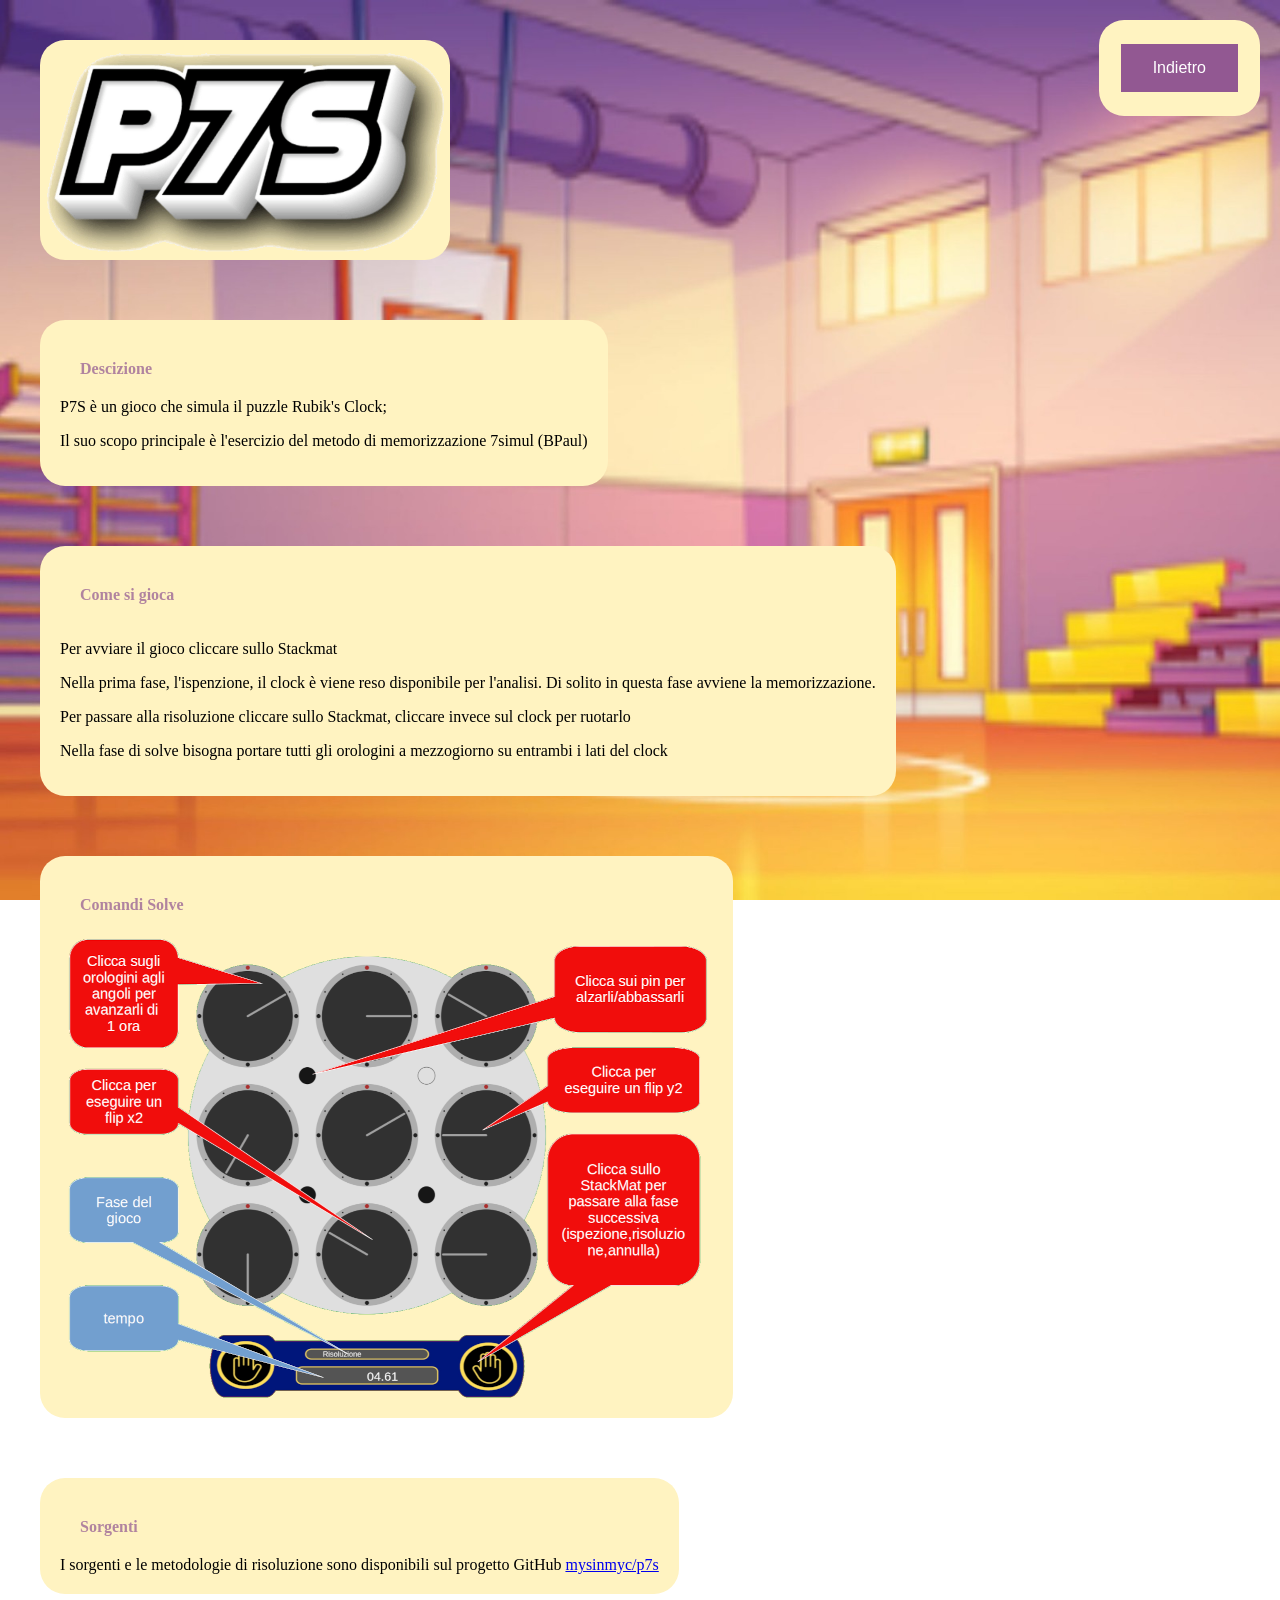
<file: site/help.html>
<html>
    <head>
        <link rel="stylesheet" href="style.css" />
        <script>

            function back() {
                location="index.html";
            }
 
        </script>
    </head>
    <body style="margin: 40px;">

        <div class="title">
            <img src="title.png" width="400px"/>
        </div>

			
        <div class="buttonBar" style="position: fixed;top: 20px;right: 20px;">
            <input type="button" onClick="back();" value="Indietro"/>				
        </div>        
        
        <div class="panel" style="margin-top: 60px">
            <div class="panel_title">Descizione</div>
            P7S &egrave; un gioco che simula il puzzle Rubik's Clock;
            <p>
            Il suo scopo principale &egrave; l'esercizio del metodo di memorizzazione 7simul (BPaul)
            </p>
        </div>

        <div class="panel" style="margin-top: 60px">
            <div class="panel_title">Come si gioca</div>
            <p>Per avviare il gioco cliccare sullo Stackmat</p>
            <p>Nella prima fase, l'ispenzione, il clock &egrave; viene reso disponibile per l'analisi. Di solito in questa fase avviene la memorizzazione.</p>
            <p>Per passare alla risoluzione cliccare sullo Stackmat, cliccare invece sul clock per ruotarlo</p>
            <p>Nella fase di solve bisogna portare tutti gli orologini a mezzogiorno su entrambi i lati del clock</p>
        </div>

        <div class="panel" style="margin-top: 60px">
            <div class="panel_title">Comandi Solve</div>
            <img src="comandi.png"/>
        </div>        


        <div class="panel" style="margin-top: 60px">
            <div class="panel_title">Sorgenti</div>
            I sorgenti e le metodologie di risoluzione sono disponibili sul progetto GitHub <a href="https://github.com/mysinmyc/p7s">mysinmyc/p7s</a>
        </div>
    </body>
</html>
</file>
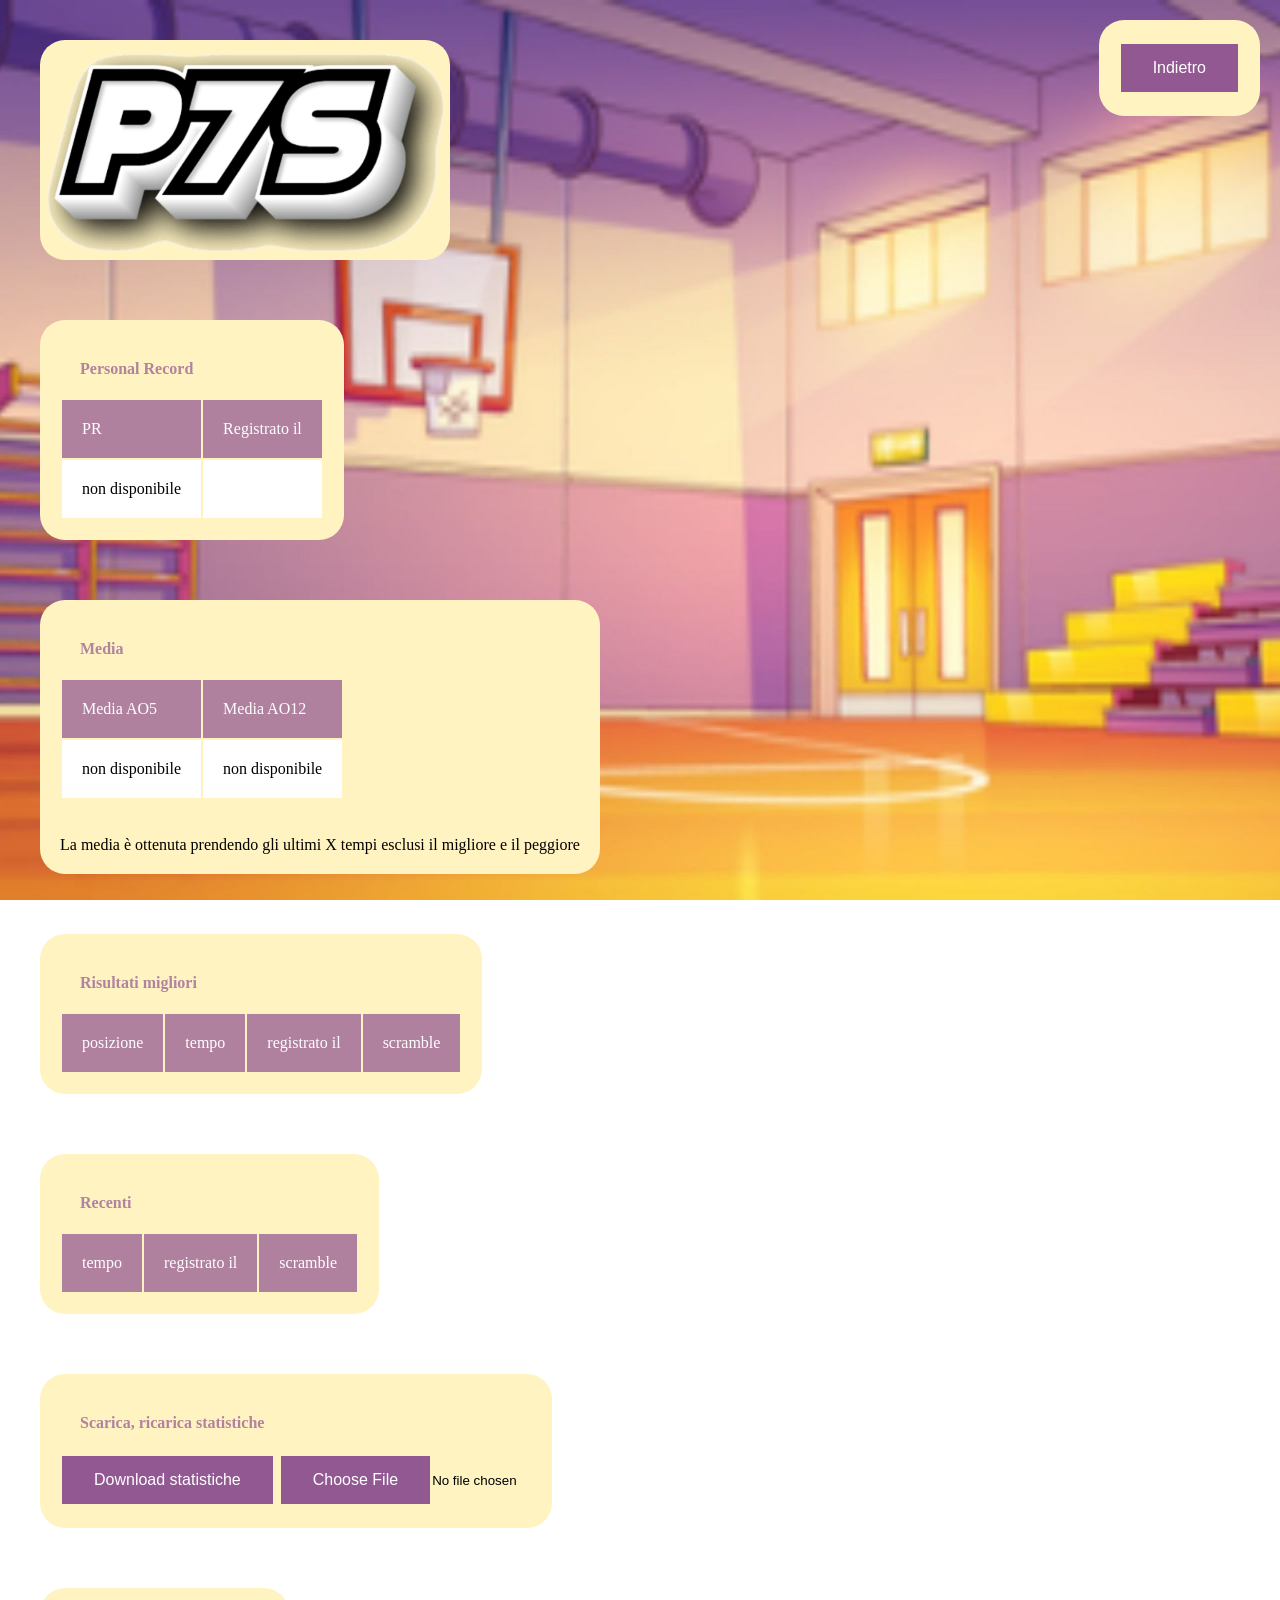
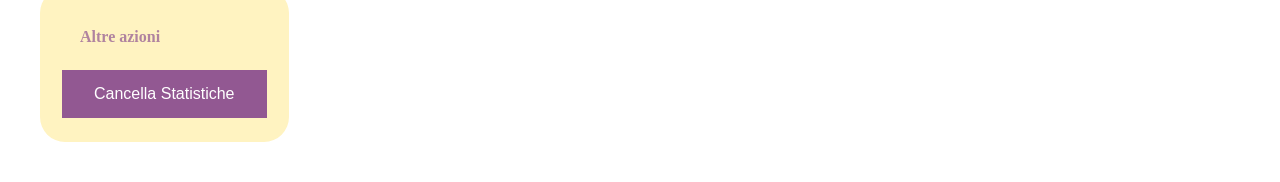
<file: site/stats.html>
<html>

<head>
    <link rel="stylesheet" href="style.css" />
    <script src="util.js"></script>
    <script src="stats.js"></script>
    <script>

        let stats_manager = new StatsManager();


        function back() {
            location = "index.html";
        }

        function cancella() {
            let stats_manager = new StatsManager();
            stats_manager.clear();
            document.location = "?refresh=" + (new Date().getTime());
        }

        function init() {

            stats_manager.init();
            let best_html = "";
            let cnt = 0;
            stats_manager.stats.best.forEach(r => {
                cnt++;
                let tr_element = document.createElement("tr");
                let td_class = cnt % 2 == 0 ? "row" : "row_alt";
                tr_element.innerHTML = "<td class=\"" + td_class + "\">" + cnt + "</td><td class=\"" + td_class + "\">" + format_timer_ms(r.elapsed_ms) + "</td><td class=\"" + td_class + "\">" + format_time(r.time) + "</td><td class=\"" + td_class + "\">" + format_scramble(r.scramble) + "</td>";
                document.getElementById("tbl_best").appendChild(tr_element);
            });


            for (let cnt = 1; cnt <= stats_manager.stats.recent.length && cnt < 31; cnt++) {
                let r = stats_manager.stats.recent[stats_manager.stats.recent.length - cnt];
                let tr_element = document.createElement("tr");
                let td_class = cnt % 2 == 0 ? "row" : "row_alt";
                tr_element.innerHTML = "</td><td class=\"" + td_class + "\">" + format_timer_ms(r.elapsed_ms) + "</td><td class=\"" + td_class + "\">" + format_time(r.time) + "</td><td class=\"" + td_class + "\">" + format_scramble(r.scramble) + "</td>";
                document.getElementById("tbl_recenti").appendChild(tr_element);

            }

            let pr_element = document.getElementById("pr");
            let pr_date_element = document.getElementById("pr_date");
            if (stats_manager.stats.best.length == 0) {
                pr_element.innerHTML = "non disponibile";
            } else {
                let pr = stats_manager.stats.best[0];
                pr_element.innerHTML = format_timer_ms(pr.elapsed_ms);
                pr_date_element.innerHTML = format_time(pr.time);
            }

            let avg5_element = document.getElementById("avg5");
            let avg5_value = stats_manager.average_Ao5;
            if (avg5_value == -1) {
                avg5_element.innerHTML = "non disponibile";
            } else {
                avg5_element.innerHTML = format_timer_ms(avg5_value);
            }

            let avg12_element = document.getElementById("avg12");
            let avg12_value = stats_manager.average_Ao12;
            if (avg12_value == -1) {
                avg12_element.innerHTML = "non disponibile";
            } else {
                avg12_element.innerHTML = format_timer_ms(avg12_value);
            }
        }



        function download_stats() {
            download_into_file("p7s_stats_" + new Date().toISOString() + ".json", stats_manager.get_raw())
        }

        function import_stats_handler(e) {

            const import_status = document.getElementById("import_status");
            const file = event.target.files[0];
            if (!file) {
                import_status.innerHTML = "ERROR: no file specified";
                return;
            }
            const reader = new FileReader();
            reader.onload = () => {
                import_status.innerHTML = "Starting import...";
                try{
                    stats_manager.import_raw(reader.result);
                    import_status.innerHTML = "Import succeded";
                    init();
                }catch(e){
                    import_status.innerHTML = "Import failed: "+e;
                }  
            };
            reader.onerror = () => {
                import_status.innerHTML = "file import error";
                return;
                
            };
            reader.readAsText(file);    
        }
    </script>
</head>

<body onLoad="init()" style="margin: 40px;">
    <div class="title">
        <img src="title.png" width="400px" />
    </div>


    <div class="buttonBar" style="position: fixed;top: 20px;right: 20px;">
        <input type="button" onClick="back();" value="Indietro" />
    </div>

    <div class="panel" style="margin-top: 60px">
        <div class="panel_title">Personal Record</div>
        <table>
            <tr>
                <td class="head">PR</td>
                <td class="head">Registrato il</td>
            </tr>
            <tr>
                <td class="row"><span id="pr"></span></td>
                <td class="row"><span id="pr_date"></span></td>
            </tr>
        </table>
    </div>

    <div class="panel" style="margin-top: 60px">
        <div class="panel_title">Media</div>
        <table>
            <tr>
                <td class="head">Media AO5</td>
                <td class="head">Media AO12</td>
            </tr>
            <tr>
                <td class="row"><span id="avg5"></span></td>
                <td class="row"><span id="avg12"></span></td>
            </tr>
        </table>
        <br /><br /> La media &egrave; ottenuta prendendo gli ultimi X tempi esclusi il migliore e il peggiore
    </div>

    <div class="panel" style="margin-top: 60px;">
        <div class="panel_title">Risultati migliori</div>
        <table>
            <tbody id="tbl_best">
                <tr>
                    <td class="head">posizione</td>
                    <td class="head">tempo</td>
                    <td class="head">registrato il</td>
                    <td class="head">scramble</td>
                </tr>
            </tbody>
        </table>
    </div>

    <div class="panel" style="margin-top: 60px;">
        <div class="panel_title">Recenti</div>
        <table>
            <tbody id="tbl_recenti">
                <tr>
                    <td class="head">tempo</td>
                    <td class="head">registrato il</td>
                    <td class="head">scramble</td>
                </tr>
            </tbody>
        </table>
    </div>

    <div class="panel" style="margin-top: 60px;">
        <div class="panel_title">Scarica, ricarica statistiche</div>
        <input type="button" onclick="download_stats();" value="Download statistiche" />
        <input type="file"  onchange="import_stats_handler()"  accept="text/plain, .json" />
        <span id="import_status"></span>
    </div>

    <div class="panel" style="margin-top: 60px;">
        <div class="panel_title">Altre azioni</div>
        <input type="button" onclick="cancella();" value="Cancella Statistiche" />
    </div>
</body>

</html>
</file>
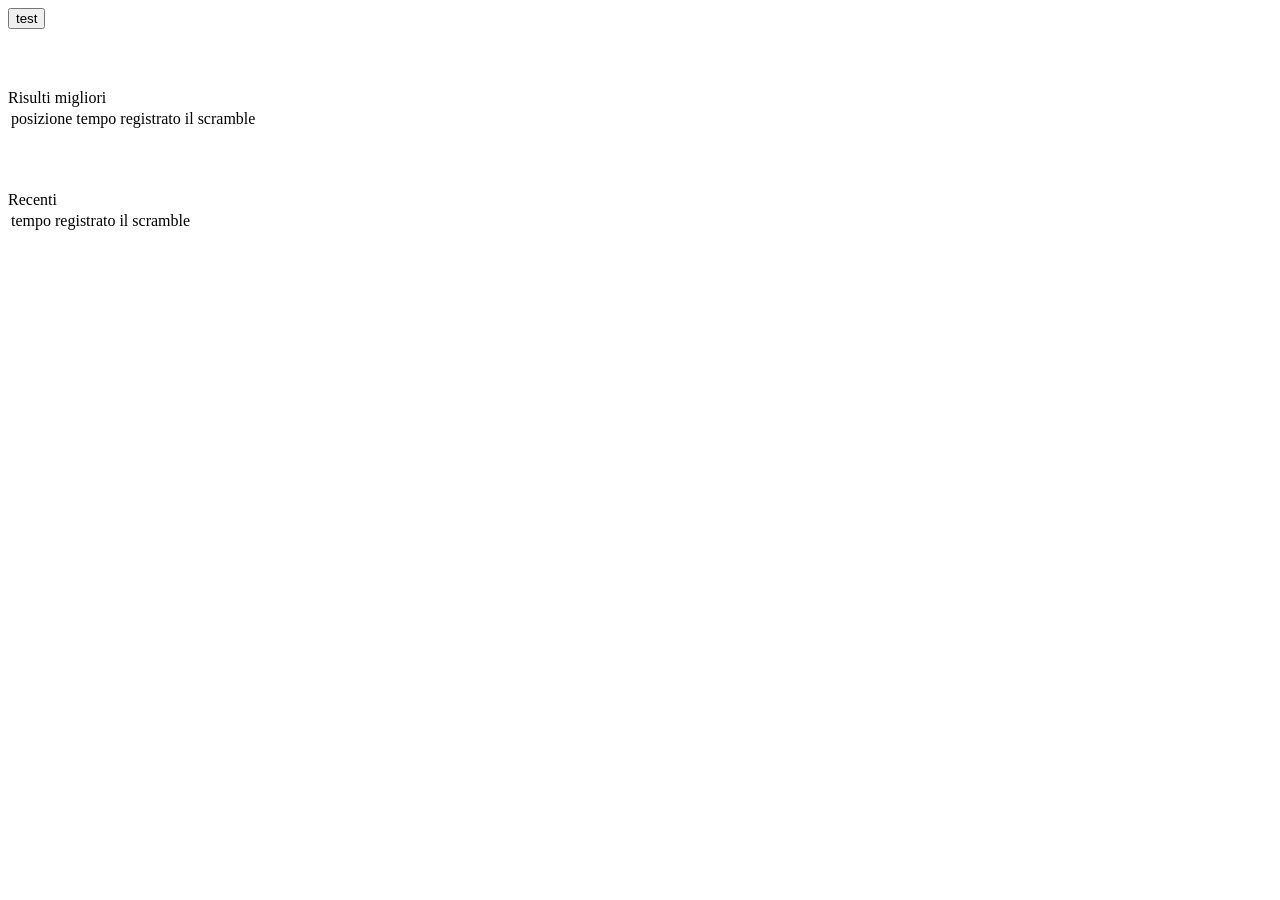
<file: test/test_stats.html>
<html>

<head>
    <script src="../site/util.js"></script>
    <script src="../site/stats.js"></script>
    <script>

        let stats_manager = new StatsManager();
        function test() {
            localStorage.setItem("stats", '{"best":[{"time":1772607105318,"elapsed_ms":46795,"scramble":[{"pins_config":1,"steps":0,"str":"UR0+"},{"pins_config":3,"steps":-3,"str":"DR3-"},{"pins_config":2,"steps":6,"str":"DL6+"},{"pins_config":0,"steps":0,"str":"UL0+"},{"pins_config":6,"steps":0,"str":"U0+"},{"pins_config":5,"steps":-2,"str":"R2-"},{"pins_config":7,"steps":-2,"str":"D2-"},{"pins_config":4,"steps":5,"str":"L5+"},{"pins_config":8,"steps":4,"str":"ALL4+"},{"str":"y2"},{"pins_config":6,"steps":-4,"str":"U4-"},{"pins_config":5,"steps":3,"str":"R3+"},{"pins_config":7,"steps":3,"str":"D3+"},{"pins_config":4,"steps":6,"str":"L6+"},{"pins_config":8,"steps":5,"str":"ALL5+"}],"ranking":2},{"time":1772002155689,"elapsed_ms":47072,"scramble":[{"pins_config":1,"steps":-3,"str":"UR3-"},{"pins_config":3,"steps":4,"str":"DR4+"},{"pins_config":2,"steps":4,"str":"DL4+"},{"pins_config":0,"steps":1,"str":"UL1+"},{"pins_config":6,"steps":-4,"str":"U4-"},{"pins_config":5,"steps":-3,"str":"R3-"},{"pins_config":7,"steps":-4,"str":"D4-"},{"pins_config":4,"steps":-2,"str":"L2-"},{"pins_config":8,"steps":-1,"str":"ALL1-"},{"str":"y2"},{"pins_config":6,"steps":6,"str":"U6+"},{"pins_config":5,"steps":1,"str":"R1+"},{"pins_config":7,"steps":2,"str":"D2+"},{"pins_config":4,"steps":4,"str":"L4+"},{"pins_config":8,"steps":-3,"str":"ALL3-"}],"ranking":12},{"time":1772434020790,"elapsed_ms":47954,"scramble":[{"pins_config":1,"steps":4,"str":"UR4+"},{"pins_config":3,"steps":-3,"str":"DR3-"},{"pins_config":2,"steps":6,"str":"DL6+"},{"pins_config":0,"steps":-5,"str":"UL5-"},{"pins_config":6,"steps":5,"str":"U5+"},{"pins_config":5,"steps":2,"str":"R2+"},{"pins_config":7,"steps":2,"str":"D2+"},{"pins_config":4,"steps":0,"str":"L0+"},{"pins_config":8,"steps":-4,"str":"ALL4-"},{"str":"y2"},{"pins_config":6,"steps":0,"str":"U0+"},{"pins_config":5,"steps":2,"str":"R2+"},{"pins_config":7,"steps":-1,"str":"D1-"},{"pins_config":4,"steps":5,"str":"L5+"},{"pins_config":8,"steps":1,"str":"ALL1+"}],"ranking":14},{"time":1772174691509,"elapsed_ms":48526,"scramble":[{"pins_config":1,"steps":1,"str":"UR1+"},{"pins_config":3,"steps":-2,"str":"DR2-"},{"pins_config":2,"steps":6,"str":"DL6+"},{"pins_config":0,"steps":5,"str":"UL5+"},{"pins_config":6,"steps":6,"str":"U6+"},{"pins_config":5,"steps":4,"str":"R4+"},{"pins_config":7,"steps":2,"str":"D2+"},{"pins_config":4,"steps":-3,"str":"L3-"},{"pins_config":8,"steps":1,"str":"ALL1+"},{"str":"y2"},{"pins_config":6,"steps":6,"str":"U6+"},{"pins_config":5,"steps":1,"str":"R1+"},{"pins_config":7,"steps":1,"str":"D1+"},{"pins_config":4,"steps":5,"str":"L5+"},{"pins_config":8,"steps":-4,"str":"ALL4-"}],"ranking":13},{"time":1772434288878,"elapsed_ms":48742,"scramble":[{"pins_config":1,"steps":4,"str":"UR4+"},{"pins_config":3,"steps":-3,"str":"DR3-"},{"pins_config":2,"steps":-3,"str":"DL3-"},{"pins_config":0,"steps":-2,"str":"UL2-"},{"pins_config":6,"steps":6,"str":"U6+"},{"pins_config":5,"steps":-2,"str":"R2-"},{"pins_config":7,"steps":3,"str":"D3+"},{"pins_config":4,"steps":-2,"str":"L2-"},{"pins_config":8,"steps":1,"str":"ALL1+"},{"str":"y2"},{"pins_config":6,"steps":2,"str":"U2+"},{"pins_config":5,"steps":5,"str":"R5+"},{"pins_config":7,"steps":-3,"str":"D3-"},{"pins_config":4,"steps":-4,"str":"L4-"},{"pins_config":8,"steps":4,"str":"ALL4+"}],"ranking":15},{"time":1772520557485,"elapsed_ms":48937,"scramble":[{"pins_config":1,"steps":-1,"str":"UR1-"},{"pins_config":3,"steps":-4,"str":"DR4-"},{"pins_config":2,"steps":6,"str":"DL6+"},{"pins_config":0,"steps":2,"str":"UL2+"},{"pins_config":6,"steps":5,"str":"U5+"},{"pins_config":5,"steps":-1,"str":"R1-"},{"pins_config":7,"steps":-5,"str":"D5-"},{"pins_config":4,"steps":0,"str":"L0+"},{"pins_config":8,"steps":1,"str":"ALL1+"},{"str":"y2"},{"pins_config":6,"steps":6,"str":"U6+"},{"pins_config":5,"steps":-5,"str":"R5-"},{"pins_config":7,"steps":5,"str":"D5+"},{"pins_config":4,"steps":2,"str":"L2+"},{"pins_config":8,"steps":-1,"str":"ALL1-"}],"ranking":13},{"time":1772088515476,"elapsed_ms":49049,"scramble":[{"pins_config":1,"steps":5,"str":"UR5+"},{"pins_config":3,"steps":6,"str":"DR6+"},{"pins_config":2,"steps":-3,"str":"DL3-"},{"pins_config":0,"steps":4,"str":"UL4+"},{"pins_config":6,"steps":-3,"str":"U3-"},{"pins_config":5,"steps":1,"str":"R1+"},{"pins_config":7,"steps":1,"str":"D1+"},{"pins_config":4,"steps":5,"str":"L5+"},{"pins_config":8,"steps":-4,"str":"ALL4-"},{"str":"y2"},{"pins_config":6,"steps":-3,"str":"U3-"},{"pins_config":5,"steps":-4,"str":"R4-"},{"pins_config":7,"steps":-1,"str":"D1-"},{"pins_config":4,"steps":-5,"str":"L5-"},{"pins_config":8,"steps":-4,"str":"ALL4-"}],"ranking":13},{"time":1772607042441,"elapsed_ms":49074,"scramble":[{"pins_config":1,"steps":1,"str":"UR1+"},{"pins_config":3,"steps":-5,"str":"DR5-"},{"pins_config":2,"steps":4,"str":"DL4+"},{"pins_config":0,"steps":-4,"str":"UL4-"},{"pins_config":6,"steps":4,"str":"U4+"},{"pins_config":5,"steps":-2,"str":"R2-"},{"pins_config":7,"steps":3,"str":"D3+"},{"pins_config":4,"steps":-3,"str":"L3-"},{"pins_config":8,"steps":0,"str":"ALL0+"},{"str":"y2"},{"pins_config":6,"steps":2,"str":"U2+"},{"pins_config":5,"steps":4,"str":"R4+"},{"pins_config":7,"steps":2,"str":"D2+"},{"pins_config":4,"steps":0,"str":"L0+"},{"pins_config":8,"steps":-1,"str":"ALL1-"}],"ranking":9},{"time":1771224062252,"elapsed_ms":49330,"scramble":[{"pins_config":1,"steps":2,"str":"UR2+"},{"pins_config":3,"steps":-1,"str":"DR1-"},{"pins_config":2,"steps":-4,"str":"DL4-"},{"pins_config":0,"steps":3,"str":"UL3+"},{"pins_config":6,"steps":-5,"str":"U5-"},{"pins_config":5,"steps":-5,"str":"R5-"},{"pins_config":7,"steps":4,"str":"D4+"},{"pins_config":4,"steps":5,"str":"L5+"},{"pins_config":8,"steps":6,"str":"ALL6+"},{"str":"y2"},{"pins_config":6,"steps":5,"str":"U5+"},{"pins_config":5,"steps":-5,"str":"R5-"},{"pins_config":7,"steps":3,"str":"D3+"},{"pins_config":4,"steps":-1,"str":"L1-"},{"pins_config":8,"steps":0,"str":"ALL0+"}],"ranking":2},{"time":1772001712483,"elapsed_ms":50134,"scramble":[{"pins_config":1,"steps":1,"str":"UR1+"},{"pins_config":3,"steps":2,"str":"DR2+"},{"pins_config":2,"steps":6,"str":"DL6+"},{"pins_config":0,"steps":2,"str":"UL2+"},{"pins_config":6,"steps":1,"str":"U1+"},{"pins_config":5,"steps":-2,"str":"R2-"},{"pins_config":7,"steps":0,"str":"D0+"},{"pins_config":4,"steps":0,"str":"L0+"},{"pins_config":8,"steps":4,"str":"ALL4+"},{"str":"y2"},{"pins_config":6,"steps":0,"str":"U0+"},{"pins_config":5,"steps":5,"str":"R5+"},{"pins_config":7,"steps":6,"str":"D6+"},{"pins_config":4,"steps":-1,"str":"L1-"},{"pins_config":8,"steps":1,"str":"ALL1+"}],"ranking":11},{"time":1772606522754,"elapsed_ms":50997,"scramble":[{"pins_config":1,"steps":2,"str":"UR2+"},{"pins_config":3,"steps":4,"str":"DR4+"},{"pins_config":2,"steps":1,"str":"DL1+"},{"pins_config":0,"steps":3,"str":"UL3+"},{"pins_config":6,"steps":-4,"str":"U4-"},{"pins_config":5,"steps":-1,"str":"R1-"},{"pins_config":7,"steps":-2,"str":"D2-"},{"pins_config":4,"steps":2,"str":"L2+"},{"pins_config":8,"steps":1,"str":"ALL1+"},{"str":"y2"},{"pins_config":6,"steps":1,"str":"U1+"},{"pins_config":5,"steps":-4,"str":"R4-"},{"pins_config":7,"steps":-4,"str":"D4-"},{"pins_config":4,"steps":4,"str":"L4+"},{"pins_config":8,"steps":-4,"str":"ALL4-"}],"ranking":15},{"time":1771224639102,"elapsed_ms":51503,"scramble":[{"pins_config":1,"steps":5,"str":"UR5+"},{"pins_config":3,"steps":2,"str":"DR2+"},{"pins_config":2,"steps":6,"str":"DL6+"},{"pins_config":0,"steps":1,"str":"UL1+"},{"pins_config":6,"steps":6,"str":"U6+"},{"pins_config":5,"steps":-2,"str":"R2-"},{"pins_config":7,"steps":-2,"str":"D2-"},{"pins_config":4,"steps":4,"str":"L4+"},{"pins_config":8,"steps":-5,"str":"ALL5-"},{"str":"y2"},{"pins_config":6,"steps":3,"str":"U3+"},{"pins_config":5,"steps":-4,"str":"R4-"},{"pins_config":7,"steps":5,"str":"D5+"},{"pins_config":4,"steps":5,"str":"L5+"},{"pins_config":8,"steps":-2,"str":"ALL2-"}],"ranking":7},{"time":1772606709281,"elapsed_ms":51533,"scramble":[{"pins_config":1,"steps":0,"str":"UR0+"},{"pins_config":3,"steps":0,"str":"DR0+"},{"pins_config":2,"steps":0,"str":"DL0+"},{"pins_config":0,"steps":1,"str":"UL1+"},{"pins_config":6,"steps":-3,"str":"U3-"},{"pins_config":5,"steps":4,"str":"R4+"},{"pins_config":7,"steps":-1,"str":"D1-"},{"pins_config":4,"steps":4,"str":"L4+"},{"pins_config":8,"steps":-3,"str":"ALL3-"},{"str":"y2"},{"pins_config":6,"steps":6,"str":"U6+"},{"pins_config":5,"steps":1,"str":"R1+"},{"pins_config":7,"steps":5,"str":"D5+"},{"pins_config":4,"steps":4,"str":"L4+"},{"pins_config":8,"steps":-2,"str":"ALL2-"}],"ranking":14},{"time":1772088573291,"elapsed_ms":51710,"scramble":[{"pins_config":1,"steps":3,"str":"UR3+"},{"pins_config":3,"steps":-5,"str":"DR5-"},{"pins_config":2,"steps":-5,"str":"DL5-"},{"pins_config":0,"steps":-4,"str":"UL4-"},{"pins_config":6,"steps":6,"str":"U6+"},{"pins_config":5,"steps":3,"str":"R3+"},{"pins_config":7,"steps":-1,"str":"D1-"},{"pins_config":4,"steps":-2,"str":"L2-"},{"pins_config":8,"steps":6,"str":"ALL6+"},{"str":"y2"},{"pins_config":6,"steps":-1,"str":"U1-"},{"pins_config":5,"steps":2,"str":"R2+"},{"pins_config":7,"steps":-4,"str":"D4-"},{"pins_config":4,"steps":-1,"str":"L1-"},{"pins_config":8,"steps":0,"str":"ALL0+"}],"ranking":17},{"time":1770619709113,"elapsed_ms":51729,"scramble":[{"pins_config":1,"steps":5,"str":"UR5+"},{"pins_config":3,"steps":5,"str":"DR5+"},{"pins_config":2,"steps":2,"str":"DL2+"},{"pins_config":0,"steps":-5,"str":"UL5-"},{"pins_config":6,"steps":2,"str":"U2+"},{"pins_config":5,"steps":2,"str":"R2+"},{"pins_config":7,"steps":-3,"str":"D3-"},{"pins_config":4,"steps":6,"str":"L6+"},{"pins_config":8,"steps":-5,"str":"ALL5-"},{"str":"y2"},{"pins_config":6,"steps":3,"str":"U3+"},{"pins_config":5,"steps":-2,"str":"R2-"},{"pins_config":7,"steps":4,"str":"D4+"},{"pins_config":4,"steps":-4,"str":"L4-"},{"pins_config":8,"steps":-5,"str":"ALL5-"}],"ranking":2},{"time":1770965375372,"elapsed_ms":51878,"scramble":[{"pins_config":1,"steps":1,"str":"UR1+"},{"pins_config":3,"steps":0,"str":"DR0+"},{"pins_config":2,"steps":-3,"str":"DL3-"},{"pins_config":0,"steps":6,"str":"UL6+"},{"pins_config":6,"steps":5,"str":"U5+"},{"pins_config":5,"steps":-5,"str":"R5-"},{"pins_config":7,"steps":-5,"str":"D5-"},{"pins_config":4,"steps":0,"str":"L0+"},{"pins_config":8,"steps":3,"str":"ALL3+"},{"str":"y2"},{"pins_config":6,"steps":1,"str":"U1+"},{"pins_config":5,"steps":1,"str":"R1+"},{"pins_config":7,"steps":6,"str":"D6+"},{"pins_config":4,"steps":6,"str":"L6+"},{"pins_config":8,"steps":1,"str":"ALL1+"}],"ranking":3},{"time":1770014718431,"elapsed_ms":52007,"scramble":[{"pins_config":1,"steps":-2,"str":"UR2-"},{"pins_config":3,"steps":3,"str":"DR3+"},{"pins_config":2,"steps":-4,"str":"DL4-"},{"pins_config":0,"steps":-5,"str":"UL5-"},{"pins_config":6,"steps":2,"str":"U2+"},{"pins_config":5,"steps":-1,"str":"R1-"},{"pins_config":7,"steps":-1,"str":"D1-"},{"pins_config":4,"steps":6,"str":"L6+"},{"pins_config":8,"steps":2,"str":"ALL2+"},{"str":"y2"},{"pins_config":6,"steps":3,"str":"U3+"},{"pins_config":5,"steps":3,"str":"R3+"},{"pins_config":7,"steps":4,"str":"D4+"},{"pins_config":4,"steps":-5,"str":"L5-"},{"pins_config":8,"steps":0,"str":"ALL0+"}],"ranking":2},{"time":1772520419914,"elapsed_ms":52163,"scramble":[{"pins_config":1,"steps":5,"str":"UR5+"},{"pins_config":3,"steps":-4,"str":"DR4-"},{"pins_config":2,"steps":-4,"str":"DL4-"},{"pins_config":0,"steps":-3,"str":"UL3-"},{"pins_config":6,"steps":0,"str":"U0+"},{"pins_config":5,"steps":3,"str":"R3+"},{"pins_config":7,"steps":1,"str":"D1+"},{"pins_config":4,"steps":3,"str":"L3+"},{"pins_config":8,"steps":-5,"str":"ALL5-"},{"str":"y2"},{"pins_config":6,"steps":4,"str":"U4+"},{"pins_config":5,"steps":2,"str":"R2+"},{"pins_config":7,"steps":5,"str":"D5+"},{"pins_config":4,"steps":-5,"str":"L5-"},{"pins_config":8,"steps":-3,"str":"ALL3-"}],"ranking":23},{"time":1770360542690,"elapsed_ms":52406,"scramble":[{"pins_config":1,"steps":-2,"str":"UR2-"},{"pins_config":3,"steps":3,"str":"DR3+"},{"pins_config":2,"steps":-1,"str":"DL1-"},{"pins_config":0,"steps":6,"str":"UL6+"},{"pins_config":6,"steps":-4,"str":"U4-"},{"pins_config":5,"steps":-1,"str":"R1-"},{"pins_config":7,"steps":6,"str":"D6+"},{"pins_config":4,"steps":4,"str":"L4+"},{"pins_config":8,"steps":-2,"str":"ALL2-"},{"str":"y2"},{"pins_config":6,"steps":-1,"str":"U1-"},{"pins_config":5,"steps":1,"str":"R1+"},{"pins_config":7,"steps":-4,"str":"D4-"},{"pins_config":4,"steps":-4,"str":"L4-"},{"pins_config":8,"steps":4,"str":"ALL4+"}],"ranking":3},{"time":1770187773971,"elapsed_ms":52727,"scramble":[{"pins_config":1,"steps":6,"str":"UR6+"},{"pins_config":3,"steps":-5,"str":"DR5-"},{"pins_config":2,"steps":5,"str":"DL5+"},{"pins_config":0,"steps":2,"str":"UL2+"},{"pins_config":6,"steps":1,"str":"U1+"},{"pins_config":5,"steps":-4,"str":"R4-"},{"pins_config":7,"steps":-2,"str":"D2-"},{"pins_config":4,"steps":3,"str":"L3+"},{"pins_config":8,"steps":6,"str":"ALL6+"},{"str":"y2"},{"pins_config":6,"steps":-1,"str":"U1-"},{"pins_config":5,"steps":0,"str":"R0+"},{"pins_config":7,"steps":1,"str":"D1+"},{"pins_config":4,"steps":-3,"str":"L3-"},{"pins_config":8,"steps":-3,"str":"ALL3-"}],"ranking":3},{"time":1770274115118,"elapsed_ms":53162,"scramble":[{"pins_config":1,"steps":4,"str":"UR4+"},{"pins_config":3,"steps":0,"str":"DR0+"},{"pins_config":2,"steps":5,"str":"DL5+"},{"pins_config":0,"steps":1,"str":"UL1+"},{"pins_config":6,"steps":-5,"str":"U5-"},{"pins_config":5,"steps":-3,"str":"R3-"},{"pins_config":7,"steps":-2,"str":"D2-"},{"pins_config":4,"steps":-1,"str":"L1-"},{"pins_config":8,"steps":4,"str":"ALL4+"},{"str":"y2"},{"pins_config":6,"steps":4,"str":"U4+"},{"pins_config":5,"steps":2,"str":"R2+"},{"pins_config":7,"steps":4,"str":"D4+"},{"pins_config":4,"steps":5,"str":"L5+"},{"pins_config":8,"steps":2,"str":"ALL2+"}],"ranking":4},{"time":1771829276310,"elapsed_ms":53394,"scramble":[{"pins_config":1,"steps":-3,"str":"UR3-"},{"pins_config":3,"steps":6,"str":"DR6+"},{"pins_config":2,"steps":0,"str":"DL0+"},{"pins_config":0,"steps":-3,"str":"UL3-"},{"pins_config":6,"steps":-4,"str":"U4-"},{"pins_config":5,"steps":4,"str":"R4+"},{"pins_config":7,"steps":-1,"str":"D1-"},{"pins_config":4,"steps":-1,"str":"L1-"},{"pins_config":8,"steps":-4,"str":"ALL4-"},{"str":"y2"},{"pins_config":6,"steps":6,"str":"U6+"},{"pins_config":5,"steps":5,"str":"R5+"},{"pins_config":7,"steps":-2,"str":"D2-"},{"pins_config":4,"steps":-5,"str":"L5-"},{"pins_config":8,"steps":5,"str":"ALL5+"}],"ranking":16},{"time":1770965468398,"elapsed_ms":53796,"scramble":[{"pins_config":1,"steps":4,"str":"UR4+"},{"pins_config":3,"steps":4,"str":"DR4+"},{"pins_config":2,"steps":-2,"str":"DL2-"},{"pins_config":0,"steps":4,"str":"UL4+"},{"pins_config":6,"steps":-2,"str":"U2-"},{"pins_config":5,"steps":-2,"str":"R2-"},{"pins_config":7,"steps":0,"str":"D0+"},{"pins_config":4,"steps":-2,"str":"L2-"},{"pins_config":8,"steps":5,"str":"ALL5+"},{"str":"y2"},{"pins_config":6,"steps":4,"str":"U4+"},{"pins_config":5,"steps":3,"str":"R3+"},{"pins_config":7,"steps":-1,"str":"D1-"},{"pins_config":4,"steps":-4,"str":"L4-"},{"pins_config":8,"steps":2,"str":"ALL2+"}],"ranking":8},{"time":1770619353078,"elapsed_ms":54341,"scramble":[{"pins_config":1,"steps":2,"str":"UR2+"},{"pins_config":3,"steps":0,"str":"DR0+"},{"pins_config":2,"steps":1,"str":"DL1+"},{"pins_config":0,"steps":5,"str":"UL5+"},{"pins_config":6,"steps":6,"str":"U6+"},{"pins_config":5,"steps":2,"str":"R2+"},{"pins_config":7,"steps":-1,"str":"D1-"},{"pins_config":4,"steps":4,"str":"L4+"},{"pins_config":8,"steps":3,"str":"ALL3+"},{"str":"y2"},{"pins_config":6,"steps":-1,"str":"U1-"},{"pins_config":5,"steps":-2,"str":"R2-"},{"pins_config":7,"steps":4,"str":"D4+"},{"pins_config":4,"steps":-3,"str":"L3-"},{"pins_config":8,"steps":4,"str":"ALL4+"}],"ranking":6},{"time":1770360456191,"elapsed_ms":54615,"scramble":[{"pins_config":1,"steps":4,"str":"UR4+"},{"pins_config":3,"steps":-4,"str":"DR4-"},{"pins_config":2,"steps":-4,"str":"DL4-"},{"pins_config":0,"steps":1,"str":"UL1+"},{"pins_config":6,"steps":6,"str":"U6+"},{"pins_config":5,"steps":-5,"str":"R5-"},{"pins_config":7,"steps":0,"str":"D0+"},{"pins_config":4,"steps":-2,"str":"L2-"},{"pins_config":8,"steps":6,"str":"ALL6+"},{"str":"y2"},{"pins_config":6,"steps":3,"str":"U3+"},{"pins_config":5,"steps":0,"str":"R0+"},{"pins_config":7,"steps":4,"str":"D4+"},{"pins_config":4,"steps":6,"str":"L6+"},{"pins_config":8,"steps":3,"str":"ALL3+"}],"ranking":5},{"time":1770187923685,"elapsed_ms":56635,"scramble":[{"pins_config":1,"steps":-4,"str":"UR4-"},{"pins_config":3,"steps":-2,"str":"DR2-"},{"pins_config":2,"steps":-5,"str":"DL5-"},{"pins_config":0,"steps":-1,"str":"UL1-"},{"pins_config":6,"steps":0,"str":"U0+"},{"pins_config":5,"steps":3,"str":"R3+"},{"pins_config":7,"steps":2,"str":"D2+"},{"pins_config":4,"steps":-5,"str":"L5-"},{"pins_config":8,"steps":-1,"str":"ALL1-"},{"str":"y2"},{"pins_config":6,"steps":-5,"str":"U5-"},{"pins_config":5,"steps":-4,"str":"R4-"},{"pins_config":7,"steps":0,"str":"D0+"},{"pins_config":4,"steps":1,"str":"L1+"},{"pins_config":8,"steps":1,"str":"ALL1+"}],"ranking":4},{"time":1770965315870,"elapsed_ms":56814,"scramble":[{"pins_config":1,"steps":-4,"str":"UR4-"},{"pins_config":3,"steps":2,"str":"DR2+"},{"pins_config":2,"steps":-2,"str":"DL2-"},{"pins_config":0,"steps":2,"str":"UL2+"},{"pins_config":6,"steps":5,"str":"U5+"},{"pins_config":5,"steps":-4,"str":"R4-"},{"pins_config":7,"steps":4,"str":"D4+"},{"pins_config":4,"steps":5,"str":"L5+"},{"pins_config":8,"steps":2,"str":"ALL2+"},{"str":"y2"},{"pins_config":6,"steps":6,"str":"U6+"},{"pins_config":5,"steps":-2,"str":"R2-"},{"pins_config":7,"steps":6,"str":"D6+"},{"pins_config":4,"steps":4,"str":"L4+"},{"pins_config":8,"steps":-5,"str":"ALL5-"}],"ranking":10},{"time":1772606584577,"elapsed_ms":56953,"scramble":[{"pins_config":1,"steps":-3,"str":"UR3-"},{"pins_config":3,"steps":4,"str":"DR4+"},{"pins_config":2,"steps":0,"str":"DL0+"},{"pins_config":0,"steps":-4,"str":"UL4-"},{"pins_config":6,"steps":-2,"str":"U2-"},{"pins_config":5,"steps":2,"str":"R2+"},{"pins_config":7,"steps":-5,"str":"D5-"},{"pins_config":4,"steps":2,"str":"L2+"},{"pins_config":8,"steps":5,"str":"ALL5+"},{"str":"y2"},{"pins_config":6,"steps":-1,"str":"U1-"},{"pins_config":5,"steps":6,"str":"R6+"},{"pins_config":7,"steps":4,"str":"D4+"},{"pins_config":4,"steps":-4,"str":"L4-"},{"pins_config":8,"steps":3,"str":"ALL3+"}],"ranking":30},{"time":1771915769057,"elapsed_ms":57768,"scramble":[{"pins_config":1,"steps":4,"str":"UR4+"},{"pins_config":3,"steps":-4,"str":"DR4-"},{"pins_config":2,"steps":-2,"str":"DL2-"},{"pins_config":0,"steps":2,"str":"UL2+"},{"pins_config":6,"steps":-1,"str":"U1-"},{"pins_config":5,"steps":0,"str":"R0+"},{"pins_config":7,"steps":2,"str":"D2+"},{"pins_config":4,"steps":5,"str":"L5+"},{"pins_config":8,"steps":1,"str":"ALL1+"},{"str":"y2"},{"pins_config":6,"steps":6,"str":"U6+"},{"pins_config":5,"steps":6,"str":"R6+"},{"pins_config":7,"steps":2,"str":"D2+"},{"pins_config":4,"steps":5,"str":"L5+"},{"pins_config":8,"steps":0,"str":"ALL0+"}],"ranking":23},{"time":1772606649354,"elapsed_ms":58219,"scramble":[{"pins_config":1,"steps":-2,"str":"UR2-"},{"pins_config":3,"steps":-3,"str":"DR3-"},{"pins_config":2,"steps":4,"str":"DL4+"},{"pins_config":0,"steps":-5,"str":"UL5-"},{"pins_config":6,"steps":1,"str":"U1+"},{"pins_config":5,"steps":6,"str":"R6+"},{"pins_config":7,"steps":4,"str":"D4+"},{"pins_config":4,"steps":6,"str":"L6+"},{"pins_config":8,"steps":-2,"str":"ALL2-"},{"str":"y2"},{"pins_config":6,"steps":3,"str":"U3+"},{"pins_config":5,"steps":5,"str":"R5+"},{"pins_config":7,"steps":5,"str":"D5+"},{"pins_config":4,"steps":-5,"str":"L5-"},{"pins_config":8,"steps":3,"str":"ALL3+"}],"ranking":31},{"time":1772174970307,"elapsed_ms":58628,"scramble":[{"pins_config":1,"steps":2,"str":"UR2+"},{"pins_config":3,"steps":3,"str":"DR3+"},{"pins_config":2,"steps":-1,"str":"DL1-"},{"pins_config":0,"steps":2,"str":"UL2+"},{"pins_config":6,"steps":6,"str":"U6+"},{"pins_config":5,"steps":-3,"str":"R3-"},{"pins_config":7,"steps":-5,"str":"D5-"},{"pins_config":4,"steps":3,"str":"L3+"},{"pins_config":8,"steps":-2,"str":"ALL2-"},{"str":"y2"},{"pins_config":6,"steps":1,"str":"U1+"},{"pins_config":5,"steps":-4,"str":"R4-"},{"pins_config":7,"steps":5,"str":"D5+"},{"pins_config":4,"steps":3,"str":"L3+"},{"pins_config":8,"steps":0,"str":"ALL0+"}],"ranking":33},{"time":1771158403271,"elapsed_ms":59070,"scramble":[{"pins_config":1,"steps":-3,"str":"UR3-"},{"pins_config":3,"steps":4,"str":"DR4+"},{"pins_config":2,"steps":5,"str":"DL5+"},{"pins_config":0,"steps":-5,"str":"UL5-"},{"pins_config":6,"steps":5,"str":"U5+"},{"pins_config":5,"steps":6,"str":"R6+"},{"pins_config":7,"steps":4,"str":"D4+"},{"pins_config":4,"steps":0,"str":"L0+"},{"pins_config":8,"steps":4,"str":"ALL4+"},{"str":"y2"},{"pins_config":6,"steps":-4,"str":"U4-"},{"pins_config":5,"steps":6,"str":"R6+"},{"pins_config":7,"steps":0,"str":"D0+"},{"pins_config":4,"steps":1,"str":"L1+"},{"pins_config":8,"steps":-1,"str":"ALL1-"}],"ranking":13},{"time":1770619265056,"elapsed_ms":59684,"scramble":[{"pins_config":1,"steps":2,"str":"UR2+"},{"pins_config":3,"steps":-1,"str":"DR1-"},{"pins_config":2,"steps":0,"str":"DL0+"},{"pins_config":0,"steps":-4,"str":"UL4-"},{"pins_config":6,"steps":3,"str":"U3+"},{"pins_config":5,"steps":-4,"str":"R4-"},{"pins_config":7,"steps":6,"str":"D6+"},{"pins_config":4,"steps":-1,"str":"L1-"},{"pins_config":8,"steps":5,"str":"ALL5+"},{"str":"y2"},{"pins_config":6,"steps":-5,"str":"U5-"},{"pins_config":5,"steps":-3,"str":"R3-"},{"pins_config":7,"steps":-5,"str":"D5-"},{"pins_config":4,"steps":-1,"str":"L1-"},{"pins_config":8,"steps":-4,"str":"ALL4-"}],"ranking":8},{"time":1770187858486,"elapsed_ms":60209,"scramble":[{"pins_config":1,"steps":-5,"str":"UR5-"},{"pins_config":3,"steps":6,"str":"DR6+"},{"pins_config":2,"steps":6,"str":"DL6+"},{"pins_config":0,"steps":2,"str":"UL2+"},{"pins_config":6,"steps":6,"str":"U6+"},{"pins_config":5,"steps":2,"str":"R2+"},{"pins_config":7,"steps":-5,"str":"D5-"},{"pins_config":4,"steps":1,"str":"L1+"},{"pins_config":8,"steps":3,"str":"ALL3+"},{"str":"y2"},{"pins_config":6,"steps":-4,"str":"U4-"},{"pins_config":5,"steps":1,"str":"R1+"},{"pins_config":7,"steps":4,"str":"D4+"},{"pins_config":4,"steps":6,"str":"L6+"},{"pins_config":8,"steps":2,"str":"ALL2+"}],"ranking":4},{"time":1770706185324,"elapsed_ms":62559,"scramble":[{"pins_config":1,"steps":4,"str":"UR4+"},{"pins_config":3,"steps":3,"str":"DR3+"},{"pins_config":2,"steps":-1,"str":"DL1-"},{"pins_config":0,"steps":-1,"str":"UL1-"},{"pins_config":6,"steps":-1,"str":"U1-"},{"pins_config":5,"steps":3,"str":"R3+"},{"pins_config":7,"steps":1,"str":"D1+"},{"pins_config":4,"steps":-3,"str":"L3-"},{"pins_config":8,"steps":-3,"str":"ALL3-"},{"str":"y2"},{"pins_config":6,"steps":-4,"str":"U4-"},{"pins_config":5,"steps":1,"str":"R1+"},{"pins_config":7,"steps":0,"str":"D0+"},{"pins_config":4,"steps":0,"str":"L0+"},{"pins_config":8,"steps":-1,"str":"ALL1-"}],"ranking":12},{"time":1772001587993,"elapsed_ms":62799,"scramble":[{"pins_config":1,"steps":-3,"str":"UR3-"},{"pins_config":3,"steps":-1,"str":"DR1-"},{"pins_config":2,"steps":2,"str":"DL2+"},{"pins_config":0,"steps":0,"str":"UL0+"},{"pins_config":6,"steps":-2,"str":"U2-"},{"pins_config":5,"steps":5,"str":"R5+"},{"pins_config":7,"steps":0,"str":"D0+"},{"pins_config":4,"steps":1,"str":"L1+"},{"pins_config":8,"steps":-5,"str":"ALL5-"},{"str":"y2"},{"pins_config":6,"steps":-2,"str":"U2-"},{"pins_config":5,"steps":-4,"str":"R4-"},{"pins_config":7,"steps":5,"str":"D5+"},{"pins_config":4,"steps":-1,"str":"L1-"},{"pins_config":8,"steps":-5,"str":"ALL5-"}],"ranking":29},{"time":1771915840797,"elapsed_ms":62817,"scramble":[{"pins_config":1,"steps":0,"str":"UR0+"},{"pins_config":3,"steps":5,"str":"DR5+"},{"pins_config":2,"steps":-1,"str":"DL1-"},{"pins_config":0,"steps":-2,"str":"UL2-"},{"pins_config":6,"steps":1,"str":"U1+"},{"pins_config":5,"steps":-5,"str":"R5-"},{"pins_config":7,"steps":-3,"str":"D3-"},{"pins_config":4,"steps":0,"str":"L0+"},{"pins_config":8,"steps":3,"str":"ALL3+"},{"str":"y2"},{"pins_config":6,"steps":4,"str":"U4+"},{"pins_config":5,"steps":-4,"str":"R4-"},{"pins_config":7,"steps":-5,"str":"D5-"},{"pins_config":4,"steps":4,"str":"L4+"},{"pins_config":8,"steps":-5,"str":"ALL5-"}],"ranking":28},{"time":1770792672997,"elapsed_ms":62888,"scramble":[{"pins_config":1,"steps":-5,"str":"UR5-"},{"pins_config":3,"steps":-1,"str":"DR1-"},{"pins_config":2,"steps":1,"str":"DL1+"},{"pins_config":0,"steps":-1,"str":"UL1-"},{"pins_config":6,"steps":-3,"str":"U3-"},{"pins_config":5,"steps":-5,"str":"R5-"},{"pins_config":7,"steps":2,"str":"D2+"},{"pins_config":4,"steps":-1,"str":"L1-"},{"pins_config":8,"steps":3,"str":"ALL3+"},{"str":"y2"},{"pins_config":6,"steps":-1,"str":"U1-"},{"pins_config":5,"steps":5,"str":"R5+"},{"pins_config":7,"steps":3,"str":"D3+"},{"pins_config":4,"steps":6,"str":"L6+"},{"pins_config":8,"steps":5,"str":"ALL5+"}],"ranking":13},{"time":1771224277893,"elapsed_ms":63045,"scramble":[{"pins_config":1,"steps":-4,"str":"UR4-"},{"pins_config":3,"steps":2,"str":"DR2+"},{"pins_config":2,"steps":-5,"str":"DL5-"},{"pins_config":0,"steps":6,"str":"UL6+"},{"pins_config":6,"steps":-1,"str":"U1-"},{"pins_config":5,"steps":-3,"str":"R3-"},{"pins_config":7,"steps":5,"str":"D5+"},{"pins_config":4,"steps":5,"str":"L5+"},{"pins_config":8,"steps":6,"str":"ALL6+"},{"str":"y2"},{"pins_config":6,"steps":-4,"str":"U4-"},{"pins_config":5,"steps":-4,"str":"R4-"},{"pins_config":7,"steps":6,"str":"D6+"},{"pins_config":4,"steps":-3,"str":"L3-"},{"pins_config":8,"steps":-1,"str":"ALL1-"}],"ranking":21},{"time":1772520491653,"elapsed_ms":63120,"scramble":[{"pins_config":1,"steps":1,"str":"UR1+"},{"pins_config":3,"steps":-5,"str":"DR5-"},{"pins_config":2,"steps":3,"str":"DL3+"},{"pins_config":0,"steps":-3,"str":"UL3-"},{"pins_config":6,"steps":6,"str":"U6+"},{"pins_config":5,"steps":1,"str":"R1+"},{"pins_config":7,"steps":4,"str":"D4+"},{"pins_config":4,"steps":-4,"str":"L4-"},{"pins_config":8,"steps":3,"str":"ALL3+"},{"str":"y2"},{"pins_config":6,"steps":-5,"str":"U5-"},{"pins_config":5,"steps":-5,"str":"R5-"},{"pins_config":7,"steps":3,"str":"D3+"},{"pins_config":4,"steps":-2,"str":"L2-"},{"pins_config":8,"steps":-5,"str":"ALL5-"}],"ranking":42},{"time":1772001656146,"elapsed_ms":63420,"scramble":[{"pins_config":1,"steps":0,"str":"UR0+"},{"pins_config":3,"steps":0,"str":"DR0+"},{"pins_config":2,"steps":0,"str":"DL0+"},{"pins_config":0,"steps":2,"str":"UL2+"},{"pins_config":6,"steps":1,"str":"U1+"},{"pins_config":5,"steps":1,"str":"R1+"},{"pins_config":7,"steps":5,"str":"D5+"},{"pins_config":4,"steps":5,"str":"L5+"},{"pins_config":8,"steps":-2,"str":"ALL2-"},{"str":"y2"},{"pins_config":6,"steps":0,"str":"U0+"},{"pins_config":5,"steps":2,"str":"R2+"},{"pins_config":7,"steps":-2,"str":"D2-"},{"pins_config":4,"steps":3,"str":"L3+"},{"pins_config":8,"steps":-5,"str":"ALL5-"}],"ranking":33},{"time":1772520932609,"elapsed_ms":66173,"scramble":[{"pins_config":1,"steps":5,"str":"UR5+"},{"pins_config":3,"steps":6,"str":"DR6+"},{"pins_config":2,"steps":-5,"str":"DL5-"},{"pins_config":0,"steps":0,"str":"UL0+"},{"pins_config":6,"steps":-3,"str":"U3-"},{"pins_config":5,"steps":1,"str":"R1+"},{"pins_config":7,"steps":-3,"str":"D3-"},{"pins_config":4,"steps":3,"str":"L3+"},{"pins_config":8,"steps":0,"str":"ALL0+"},{"str":"y2"},{"pins_config":6,"steps":4,"str":"U4+"},{"pins_config":5,"steps":3,"str":"R3+"},{"pins_config":7,"steps":3,"str":"D3+"},{"pins_config":4,"steps":1,"str":"L1+"},{"pins_config":8,"steps":6,"str":"ALL6+"}],"ranking":43},{"time":1770792582930,"elapsed_ms":67223,"scramble":[{"pins_config":1,"steps":3,"str":"UR3+"},{"pins_config":3,"steps":5,"str":"DR5+"},{"pins_config":2,"steps":4,"str":"DL4+"},{"pins_config":0,"steps":-5,"str":"UL5-"},{"pins_config":6,"steps":-4,"str":"U4-"},{"pins_config":5,"steps":3,"str":"R3+"},{"pins_config":7,"steps":-2,"str":"D2-"},{"pins_config":4,"steps":4,"str":"L4+"},{"pins_config":8,"steps":-1,"str":"ALL1-"},{"str":"y2"},{"pins_config":6,"steps":-5,"str":"U5-"},{"pins_config":5,"steps":5,"str":"R5+"},{"pins_config":7,"steps":6,"str":"D6+"},{"pins_config":4,"steps":5,"str":"L5+"},{"pins_config":8,"steps":0,"str":"ALL0+"}],"ranking":13},{"time":1770792477410,"elapsed_ms":67419,"scramble":[{"pins_config":1,"steps":2,"str":"UR2+"},{"pins_config":3,"steps":-1,"str":"DR1-"},{"pins_config":2,"steps":-5,"str":"DL5-"},{"pins_config":0,"steps":3,"str":"UL3+"},{"pins_config":6,"steps":-3,"str":"U3-"},{"pins_config":5,"steps":-4,"str":"R4-"},{"pins_config":7,"steps":-1,"str":"D1-"},{"pins_config":4,"steps":3,"str":"L3+"},{"pins_config":8,"steps":-4,"str":"ALL4-"},{"str":"y2"},{"pins_config":6,"steps":0,"str":"U0+"},{"pins_config":5,"steps":1,"str":"R1+"},{"pins_config":7,"steps":0,"str":"D0+"},{"pins_config":4,"steps":-4,"str":"L4-"},{"pins_config":8,"steps":2,"str":"ALL2+"}],"ranking":13},{"time":1771915968242,"elapsed_ms":67702,"scramble":[{"pins_config":1,"steps":3,"str":"UR3+"},{"pins_config":3,"steps":4,"str":"DR4+"},{"pins_config":2,"steps":-5,"str":"DL5-"},{"pins_config":0,"steps":2,"str":"UL2+"},{"pins_config":6,"steps":-3,"str":"U3-"},{"pins_config":5,"steps":-4,"str":"R4-"},{"pins_config":7,"steps":6,"str":"D6+"},{"pins_config":4,"steps":3,"str":"L3+"},{"pins_config":8,"steps":6,"str":"ALL6+"},{"str":"y2"},{"pins_config":6,"steps":5,"str":"U5+"},{"pins_config":5,"steps":6,"str":"R6+"},{"pins_config":7,"steps":-4,"str":"D4-"},{"pins_config":4,"steps":-3,"str":"L3-"},{"pins_config":8,"steps":6,"str":"ALL6+"}],"ranking":34},{"time":1770360649584,"elapsed_ms":68828,"scramble":[{"pins_config":1,"steps":4,"str":"UR4+"},{"pins_config":3,"steps":-5,"str":"DR5-"},{"pins_config":2,"steps":-2,"str":"DL2-"},{"pins_config":0,"steps":-4,"str":"UL4-"},{"pins_config":6,"steps":-5,"str":"U5-"},{"pins_config":5,"steps":4,"str":"R4+"},{"pins_config":7,"steps":4,"str":"D4+"},{"pins_config":4,"steps":-2,"str":"L2-"},{"pins_config":8,"steps":5,"str":"ALL5+"},{"str":"y2"},{"pins_config":6,"steps":1,"str":"U1+"},{"pins_config":5,"steps":6,"str":"R6+"},{"pins_config":7,"steps":-5,"str":"D5-"},{"pins_config":4,"steps":-3,"str":"L3-"},{"pins_config":8,"steps":-2,"str":"ALL2-"}],"ranking":9},{"time":1772002100405,"elapsed_ms":71284,"scramble":[{"pins_config":1,"steps":0,"str":"UR0+"},{"pins_config":3,"steps":-5,"str":"DR5-"},{"pins_config":2,"steps":-3,"str":"DL3-"},{"pins_config":0,"steps":-4,"str":"UL4-"},{"pins_config":6,"steps":3,"str":"U3+"},{"pins_config":5,"steps":2,"str":"R2+"},{"pins_config":7,"steps":6,"str":"D6+"},{"pins_config":4,"steps":-3,"str":"L3-"},{"pins_config":8,"steps":3,"str":"ALL3+"},{"str":"y2"},{"pins_config":6,"steps":-2,"str":"U2-"},{"pins_config":5,"steps":2,"str":"R2+"},{"pins_config":7,"steps":3,"str":"D3+"},{"pins_config":4,"steps":6,"str":"L6+"},{"pins_config":8,"steps":-3,"str":"ALL3-"}],"ranking":41},{"time":1770965069036,"elapsed_ms":72320,"scramble":[{"pins_config":1,"steps":-4,"str":"UR4-"},{"pins_config":3,"steps":-2,"str":"DR2-"},{"pins_config":2,"steps":-4,"str":"DL4-"},{"pins_config":0,"steps":4,"str":"UL4+"},{"pins_config":6,"steps":-1,"str":"U1-"},{"pins_config":5,"steps":-4,"str":"R4-"},{"pins_config":7,"steps":2,"str":"D2+"},{"pins_config":4,"steps":3,"str":"L3+"},{"pins_config":8,"steps":0,"str":"ALL0+"},{"str":"y2"},{"pins_config":6,"steps":-2,"str":"U2-"},{"pins_config":5,"steps":1,"str":"R1+"},{"pins_config":7,"steps":-2,"str":"D2-"},{"pins_config":4,"steps":0,"str":"L0+"},{"pins_config":8,"steps":3,"str":"ALL3+"}],"ranking":17},{"time":1770619447779,"elapsed_ms":74868,"scramble":[{"pins_config":1,"steps":-1,"str":"UR1-"},{"pins_config":3,"steps":4,"str":"DR4+"},{"pins_config":2,"steps":4,"str":"DL4+"},{"pins_config":0,"steps":-3,"str":"UL3-"},{"pins_config":6,"steps":0,"str":"U0+"},{"pins_config":5,"steps":3,"str":"R3+"},{"pins_config":7,"steps":-5,"str":"D5-"},{"pins_config":4,"steps":2,"str":"L2+"},{"pins_config":8,"steps":0,"str":"ALL0+"},{"str":"y2"},{"pins_config":6,"steps":-1,"str":"U1-"},{"pins_config":5,"steps":3,"str":"R3+"},{"pins_config":7,"steps":6,"str":"D6+"},{"pins_config":4,"steps":-2,"str":"L2-"},{"pins_config":8,"steps":-1,"str":"ALL1-"}],"ranking":12},{"time":1771829361976,"elapsed_ms":75920,"scramble":[{"pins_config":1,"steps":2,"str":"UR2+"},{"pins_config":3,"steps":-2,"str":"DR2-"},{"pins_config":2,"steps":4,"str":"DL4+"},{"pins_config":0,"steps":-4,"str":"UL4-"},{"pins_config":6,"steps":1,"str":"U1+"},{"pins_config":5,"steps":-3,"str":"R3-"},{"pins_config":7,"steps":2,"str":"D2+"},{"pins_config":4,"steps":1,"str":"L1+"},{"pins_config":8,"steps":2,"str":"ALL2+"},{"str":"y2"},{"pins_config":6,"steps":1,"str":"U1+"},{"pins_config":5,"steps":5,"str":"R5+"},{"pins_config":7,"steps":3,"str":"D3+"},{"pins_config":4,"steps":4,"str":"L4+"},{"pins_config":8,"steps":6,"str":"ALL6+"}],"ranking":33}],"recent":[{"time":1770965069036,"elapsed_ms":72320,"scramble":[{"pins_config":1,"steps":-4,"str":"UR4-"},{"pins_config":3,"steps":-2,"str":"DR2-"},{"pins_config":2,"steps":-4,"str":"DL4-"},{"pins_config":0,"steps":4,"str":"UL4+"},{"pins_config":6,"steps":-1,"str":"U1-"},{"pins_config":5,"steps":-4,"str":"R4-"},{"pins_config":7,"steps":2,"str":"D2+"},{"pins_config":4,"steps":3,"str":"L3+"},{"pins_config":8,"steps":0,"str":"ALL0+"},{"str":"y2"},{"pins_config":6,"steps":-2,"str":"U2-"},{"pins_config":5,"steps":1,"str":"R1+"},{"pins_config":7,"steps":-2,"str":"D2-"},{"pins_config":4,"steps":0,"str":"L0+"},{"pins_config":8,"steps":3,"str":"ALL3+"}],"ranking":17},{"time":1770965315870,"elapsed_ms":56814,"scramble":[{"pins_config":1,"steps":-4,"str":"UR4-"},{"pins_config":3,"steps":2,"str":"DR2+"},{"pins_config":2,"steps":-2,"str":"DL2-"},{"pins_config":0,"steps":2,"str":"UL2+"},{"pins_config":6,"steps":5,"str":"U5+"},{"pins_config":5,"steps":-4,"str":"R4-"},{"pins_config":7,"steps":4,"str":"D4+"},{"pins_config":4,"steps":5,"str":"L5+"},{"pins_config":8,"steps":2,"str":"ALL2+"},{"str":"y2"},{"pins_config":6,"steps":6,"str":"U6+"},{"pins_config":5,"steps":-2,"str":"R2-"},{"pins_config":7,"steps":6,"str":"D6+"},{"pins_config":4,"steps":4,"str":"L4+"},{"pins_config":8,"steps":-5,"str":"ALL5-"}],"ranking":10},{"time":1770965375372,"elapsed_ms":51878,"scramble":[{"pins_config":1,"steps":1,"str":"UR1+"},{"pins_config":3,"steps":0,"str":"DR0+"},{"pins_config":2,"steps":-3,"str":"DL3-"},{"pins_config":0,"steps":6,"str":"UL6+"},{"pins_config":6,"steps":5,"str":"U5+"},{"pins_config":5,"steps":-5,"str":"R5-"},{"pins_config":7,"steps":-5,"str":"D5-"},{"pins_config":4,"steps":0,"str":"L0+"},{"pins_config":8,"steps":3,"str":"ALL3+"},{"str":"y2"},{"pins_config":6,"steps":1,"str":"U1+"},{"pins_config":5,"steps":1,"str":"R1+"},{"pins_config":7,"steps":6,"str":"D6+"},{"pins_config":4,"steps":6,"str":"L6+"},{"pins_config":8,"steps":1,"str":"ALL1+"}],"ranking":3},{"time":1770965468398,"elapsed_ms":53796,"scramble":[{"pins_config":1,"steps":4,"str":"UR4+"},{"pins_config":3,"steps":4,"str":"DR4+"},{"pins_config":2,"steps":-2,"str":"DL2-"},{"pins_config":0,"steps":4,"str":"UL4+"},{"pins_config":6,"steps":-2,"str":"U2-"},{"pins_config":5,"steps":-2,"str":"R2-"},{"pins_config":7,"steps":0,"str":"D0+"},{"pins_config":4,"steps":-2,"str":"L2-"},{"pins_config":8,"steps":5,"str":"ALL5+"},{"str":"y2"},{"pins_config":6,"steps":4,"str":"U4+"},{"pins_config":5,"steps":3,"str":"R3+"},{"pins_config":7,"steps":-1,"str":"D1-"},{"pins_config":4,"steps":-4,"str":"L4-"},{"pins_config":8,"steps":2,"str":"ALL2+"}],"ranking":8},{"time":1771158403271,"elapsed_ms":59070,"scramble":[{"pins_config":1,"steps":-3,"str":"UR3-"},{"pins_config":3,"steps":4,"str":"DR4+"},{"pins_config":2,"steps":5,"str":"DL5+"},{"pins_config":0,"steps":-5,"str":"UL5-"},{"pins_config":6,"steps":5,"str":"U5+"},{"pins_config":5,"steps":6,"str":"R6+"},{"pins_config":7,"steps":4,"str":"D4+"},{"pins_config":4,"steps":0,"str":"L0+"},{"pins_config":8,"steps":4,"str":"ALL4+"},{"str":"y2"},{"pins_config":6,"steps":-4,"str":"U4-"},{"pins_config":5,"steps":6,"str":"R6+"},{"pins_config":7,"steps":0,"str":"D0+"},{"pins_config":4,"steps":1,"str":"L1+"},{"pins_config":8,"steps":-1,"str":"ALL1-"}],"ranking":13},{"time":1771224062252,"elapsed_ms":49330,"scramble":[{"pins_config":1,"steps":2,"str":"UR2+"},{"pins_config":3,"steps":-1,"str":"DR1-"},{"pins_config":2,"steps":-4,"str":"DL4-"},{"pins_config":0,"steps":3,"str":"UL3+"},{"pins_config":6,"steps":-5,"str":"U5-"},{"pins_config":5,"steps":-5,"str":"R5-"},{"pins_config":7,"steps":4,"str":"D4+"},{"pins_config":4,"steps":5,"str":"L5+"},{"pins_config":8,"steps":6,"str":"ALL6+"},{"str":"y2"},{"pins_config":6,"steps":5,"str":"U5+"},{"pins_config":5,"steps":-5,"str":"R5-"},{"pins_config":7,"steps":3,"str":"D3+"},{"pins_config":4,"steps":-1,"str":"L1-"},{"pins_config":8,"steps":0,"str":"ALL0+"}],"ranking":2},{"time":1771224122981,"elapsed_ms":40546,"scramble":[{"pins_config":1,"steps":-4,"str":"UR4-"},{"pins_config":3,"steps":-5,"str":"DR5-"},{"pins_config":2,"steps":6,"str":"DL6+"},{"pins_config":0,"steps":4,"str":"UL4+"},{"pins_config":6,"steps":-1,"str":"U1-"},{"pins_config":5,"steps":-1,"str":"R1-"},{"pins_config":7,"steps":2,"str":"D2+"},{"pins_config":4,"steps":-5,"str":"L5-"},{"pins_config":8,"steps":3,"str":"ALL3+"},{"str":"y2"},{"pins_config":6,"steps":0,"str":"U0+"},{"pins_config":5,"steps":0,"str":"R0+"},{"pins_config":7,"steps":0,"str":"D0+"},{"pins_config":4,"steps":0,"str":"L0+"},{"pins_config":8,"steps":3,"str":"ALL3+"}],"ranking":1},{"time":1771224193158,"elapsed_ms":37808,"scramble":[{"pins_config":1,"steps":-1,"str":"UR1-"},{"pins_config":3,"steps":-2,"str":"DR2-"},{"pins_config":2,"steps":4,"str":"DL4+"},{"pins_config":0,"steps":4,"str":"UL4+"},{"pins_config":6,"steps":-5,"str":"U5-"},{"pins_config":5,"steps":0,"str":"R0+"},{"pins_config":7,"steps":-4,"str":"D4-"},{"pins_config":4,"steps":1,"str":"L1+"},{"pins_config":8,"steps":4,"str":"ALL4+"},{"str":"y2"},{"pins_config":6,"steps":6,"str":"U6+"},{"pins_config":5,"steps":3,"str":"R3+"},{"pins_config":7,"steps":4,"str":"D4+"},{"pins_config":4,"steps":-4,"str":"L4-"},{"pins_config":8,"steps":1,"str":"ALL1+"}],"ranking":1},{"time":1771224277893,"elapsed_ms":63045,"scramble":[{"pins_config":1,"steps":-4,"str":"UR4-"},{"pins_config":3,"steps":2,"str":"DR2+"},{"pins_config":2,"steps":-5,"str":"DL5-"},{"pins_config":0,"steps":6,"str":"UL6+"},{"pins_config":6,"steps":-1,"str":"U1-"},{"pins_config":5,"steps":-3,"str":"R3-"},{"pins_config":7,"steps":5,"str":"D5+"},{"pins_config":4,"steps":5,"str":"L5+"},{"pins_config":8,"steps":6,"str":"ALL6+"},{"str":"y2"},{"pins_config":6,"steps":-4,"str":"U4-"},{"pins_config":5,"steps":-4,"str":"R4-"},{"pins_config":7,"steps":6,"str":"D6+"},{"pins_config":4,"steps":-3,"str":"L3-"},{"pins_config":8,"steps":-1,"str":"ALL1-"}],"ranking":21},{"time":1771224499722,"elapsed_ms":45694,"scramble":[{"pins_config":1,"steps":5,"str":"UR5+"},{"pins_config":3,"steps":2,"str":"DR2+"},{"pins_config":2,"steps":5,"str":"DL5+"},{"pins_config":0,"steps":-2,"str":"UL2-"},{"pins_config":6,"steps":0,"str":"U0+"},{"pins_config":5,"steps":2,"str":"R2+"},{"pins_config":7,"steps":4,"str":"D4+"},{"pins_config":4,"steps":3,"str":"L3+"},{"pins_config":8,"steps":5,"str":"ALL5+"},{"str":"y2"},{"pins_config":6,"steps":-5,"str":"U5-"},{"pins_config":5,"steps":4,"str":"R4+"},{"pins_config":7,"steps":-5,"str":"D5-"},{"pins_config":4,"steps":1,"str":"L1+"},{"pins_config":8,"steps":-2,"str":"ALL2-"}],"ranking":3},{"time":1771224573695,"elapsed_ms":46702,"scramble":[{"pins_config":1,"steps":-3,"str":"UR3-"},{"pins_config":3,"steps":2,"str":"DR2+"},{"pins_config":2,"steps":1,"str":"DL1+"},{"pins_config":0,"steps":-4,"str":"UL4-"},{"pins_config":6,"steps":0,"str":"U0+"},{"pins_config":5,"steps":-3,"str":"R3-"},{"pins_config":7,"steps":1,"str":"D1+"},{"pins_config":4,"steps":2,"str":"L2+"},{"pins_config":8,"steps":-4,"str":"ALL4-"},{"str":"y2"},{"pins_config":6,"steps":-3,"str":"U3-"},{"pins_config":5,"steps":-1,"str":"R1-"},{"pins_config":7,"steps":-2,"str":"D2-"},{"pins_config":4,"steps":-3,"str":"L3-"},{"pins_config":8,"steps":2,"str":"ALL2+"}],"ranking":5},{"time":1771224639102,"elapsed_ms":51503,"scramble":[{"pins_config":1,"steps":5,"str":"UR5+"},{"pins_config":3,"steps":2,"str":"DR2+"},{"pins_config":2,"steps":6,"str":"DL6+"},{"pins_config":0,"steps":1,"str":"UL1+"},{"pins_config":6,"steps":6,"str":"U6+"},{"pins_config":5,"steps":-2,"str":"R2-"},{"pins_config":7,"steps":-2,"str":"D2-"},{"pins_config":4,"steps":4,"str":"L4+"},{"pins_config":8,"steps":-5,"str":"ALL5-"},{"str":"y2"},{"pins_config":6,"steps":3,"str":"U3+"},{"pins_config":5,"steps":-4,"str":"R4-"},{"pins_config":7,"steps":5,"str":"D5+"},{"pins_config":4,"steps":5,"str":"L5+"},{"pins_config":8,"steps":-2,"str":"ALL2-"}],"ranking":7},{"time":1771396855132,"elapsed_ms":38377,"scramble":[{"pins_config":1,"steps":-1,"str":"UR1-"},{"pins_config":3,"steps":6,"str":"DR6+"},{"pins_config":2,"steps":0,"str":"DL0+"},{"pins_config":0,"steps":0,"str":"UL0+"},{"pins_config":6,"steps":6,"str":"U6+"},{"pins_config":5,"steps":-2,"str":"R2-"},{"pins_config":7,"steps":2,"str":"D2+"},{"pins_config":4,"steps":-4,"str":"L4-"},{"pins_config":8,"steps":5,"str":"ALL5+"},{"str":"y2"},{"pins_config":6,"steps":1,"str":"U1+"},{"pins_config":5,"steps":-2,"str":"R2-"},{"pins_config":7,"steps":1,"str":"D1+"},{"pins_config":4,"steps":-5,"str":"L5-"},{"pins_config":8,"steps":3,"str":"ALL3+"}],"ranking":2},{"time":1771396911257,"elapsed_ms":45713,"scramble":[{"pins_config":1,"steps":-3,"str":"UR3-"},{"pins_config":3,"steps":-3,"str":"DR3-"},{"pins_config":2,"steps":0,"str":"DL0+"},{"pins_config":0,"steps":-1,"str":"UL1-"},{"pins_config":6,"steps":3,"str":"U3+"},{"pins_config":5,"steps":1,"str":"R1+"},{"pins_config":7,"steps":3,"str":"D3+"},{"pins_config":4,"steps":2,"str":"L2+"},{"pins_config":8,"steps":0,"str":"ALL0+"},{"str":"y2"},{"pins_config":6,"steps":1,"str":"U1+"},{"pins_config":5,"steps":1,"str":"R1+"},{"pins_config":7,"steps":-1,"str":"D1-"},{"pins_config":4,"steps":-2,"str":"L2-"},{"pins_config":8,"steps":1,"str":"ALL1+"}],"ranking":5},{"time":1771829276310,"elapsed_ms":53394,"scramble":[{"pins_config":1,"steps":-3,"str":"UR3-"},{"pins_config":3,"steps":6,"str":"DR6+"},{"pins_config":2,"steps":0,"str":"DL0+"},{"pins_config":0,"steps":-3,"str":"UL3-"},{"pins_config":6,"steps":-4,"str":"U4-"},{"pins_config":5,"steps":4,"str":"R4+"},{"pins_config":7,"steps":-1,"str":"D1-"},{"pins_config":4,"steps":-1,"str":"L1-"},{"pins_config":8,"steps":-4,"str":"ALL4-"},{"str":"y2"},{"pins_config":6,"steps":6,"str":"U6+"},{"pins_config":5,"steps":5,"str":"R5+"},{"pins_config":7,"steps":-2,"str":"D2-"},{"pins_config":4,"steps":-5,"str":"L5-"},{"pins_config":8,"steps":5,"str":"ALL5+"}],"ranking":16},{"time":1771829361976,"elapsed_ms":75920,"scramble":[{"pins_config":1,"steps":2,"str":"UR2+"},{"pins_config":3,"steps":-2,"str":"DR2-"},{"pins_config":2,"steps":4,"str":"DL4+"},{"pins_config":0,"steps":-4,"str":"UL4-"},{"pins_config":6,"steps":1,"str":"U1+"},{"pins_config":5,"steps":-3,"str":"R3-"},{"pins_config":7,"steps":2,"str":"D2+"},{"pins_config":4,"steps":1,"str":"L1+"},{"pins_config":8,"steps":2,"str":"ALL2+"},{"str":"y2"},{"pins_config":6,"steps":1,"str":"U1+"},{"pins_config":5,"steps":5,"str":"R5+"},{"pins_config":7,"steps":3,"str":"D3+"},{"pins_config":4,"steps":4,"str":"L4+"},{"pins_config":8,"steps":6,"str":"ALL6+"}],"ranking":33},{"time":1771829426543,"elapsed_ms":41206,"scramble":[{"pins_config":1,"steps":-2,"str":"UR2-"},{"pins_config":3,"steps":-1,"str":"DR1-"},{"pins_config":2,"steps":3,"str":"DL3+"},{"pins_config":0,"steps":-5,"str":"UL5-"},{"pins_config":6,"steps":-3,"str":"U3-"},{"pins_config":5,"steps":1,"str":"R1+"},{"pins_config":7,"steps":6,"str":"D6+"},{"pins_config":4,"steps":2,"str":"L2+"},{"pins_config":8,"steps":5,"str":"ALL5+"},{"str":"y2"},{"pins_config":6,"steps":4,"str":"U4+"},{"pins_config":5,"steps":-4,"str":"R4-"},{"pins_config":7,"steps":5,"str":"D5+"},{"pins_config":4,"steps":4,"str":"L4+"},{"pins_config":8,"steps":2,"str":"ALL2+"}],"ranking":4},{"time":1771915769057,"elapsed_ms":57768,"scramble":[{"pins_config":1,"steps":4,"str":"UR4+"},{"pins_config":3,"steps":-4,"str":"DR4-"},{"pins_config":2,"steps":-2,"str":"DL2-"},{"pins_config":0,"steps":2,"str":"UL2+"},{"pins_config":6,"steps":-1,"str":"U1-"},{"pins_config":5,"steps":0,"str":"R0+"},{"pins_config":7,"steps":2,"str":"D2+"},{"pins_config":4,"steps":5,"str":"L5+"},{"pins_config":8,"steps":1,"str":"ALL1+"},{"str":"y2"},{"pins_config":6,"steps":6,"str":"U6+"},{"pins_config":5,"steps":6,"str":"R6+"},{"pins_config":7,"steps":2,"str":"D2+"},{"pins_config":4,"steps":5,"str":"L5+"},{"pins_config":8,"steps":0,"str":"ALL0+"}],"ranking":23},{"time":1771915840797,"elapsed_ms":62817,"scramble":[{"pins_config":1,"steps":0,"str":"UR0+"},{"pins_config":3,"steps":5,"str":"DR5+"},{"pins_config":2,"steps":-1,"str":"DL1-"},{"pins_config":0,"steps":-2,"str":"UL2-"},{"pins_config":6,"steps":1,"str":"U1+"},{"pins_config":5,"steps":-5,"str":"R5-"},{"pins_config":7,"steps":-3,"str":"D3-"},{"pins_config":4,"steps":0,"str":"L0+"},{"pins_config":8,"steps":3,"str":"ALL3+"},{"str":"y2"},{"pins_config":6,"steps":4,"str":"U4+"},{"pins_config":5,"steps":-4,"str":"R4-"},{"pins_config":7,"steps":-5,"str":"D5-"},{"pins_config":4,"steps":4,"str":"L4+"},{"pins_config":8,"steps":-5,"str":"ALL5-"}],"ranking":28},{"time":1771915892070,"elapsed_ms":42553,"scramble":[{"pins_config":1,"steps":2,"str":"UR2+"},{"pins_config":3,"steps":6,"str":"DR6+"},{"pins_config":2,"steps":4,"str":"DL4+"},{"pins_config":0,"steps":-3,"str":"UL3-"},{"pins_config":6,"steps":-4,"str":"U4-"},{"pins_config":5,"steps":-3,"str":"R3-"},{"pins_config":7,"steps":4,"str":"D4+"},{"pins_config":4,"steps":-1,"str":"L1-"},{"pins_config":8,"steps":1,"str":"ALL1+"},{"str":"y2"},{"pins_config":6,"steps":-3,"str":"U3-"},{"pins_config":5,"steps":4,"str":"R4+"},{"pins_config":7,"steps":4,"str":"D4+"},{"pins_config":4,"steps":-3,"str":"L3-"},{"pins_config":8,"steps":5,"str":"ALL5+"}],"ranking":5},{"time":1771915968242,"elapsed_ms":67702,"scramble":[{"pins_config":1,"steps":3,"str":"UR3+"},{"pins_config":3,"steps":4,"str":"DR4+"},{"pins_config":2,"steps":-5,"str":"DL5-"},{"pins_config":0,"steps":2,"str":"UL2+"},{"pins_config":6,"steps":-3,"str":"U3-"},{"pins_config":5,"steps":-4,"str":"R4-"},{"pins_config":7,"steps":6,"str":"D6+"},{"pins_config":4,"steps":3,"str":"L3+"},{"pins_config":8,"steps":6,"str":"ALL6+"},{"str":"y2"},{"pins_config":6,"steps":5,"str":"U5+"},{"pins_config":5,"steps":6,"str":"R6+"},{"pins_config":7,"steps":-4,"str":"D4-"},{"pins_config":4,"steps":-3,"str":"L3-"},{"pins_config":8,"steps":6,"str":"ALL6+"}],"ranking":34},{"time":1772001587993,"elapsed_ms":62799,"scramble":[{"pins_config":1,"steps":-3,"str":"UR3-"},{"pins_config":3,"steps":-1,"str":"DR1-"},{"pins_config":2,"steps":2,"str":"DL2+"},{"pins_config":0,"steps":0,"str":"UL0+"},{"pins_config":6,"steps":-2,"str":"U2-"},{"pins_config":5,"steps":5,"str":"R5+"},{"pins_config":7,"steps":0,"str":"D0+"},{"pins_config":4,"steps":1,"str":"L1+"},{"pins_config":8,"steps":-5,"str":"ALL5-"},{"str":"y2"},{"pins_config":6,"steps":-2,"str":"U2-"},{"pins_config":5,"steps":-4,"str":"R4-"},{"pins_config":7,"steps":5,"str":"D5+"},{"pins_config":4,"steps":-1,"str":"L1-"},{"pins_config":8,"steps":-5,"str":"ALL5-"}],"ranking":29},{"time":1772001656146,"elapsed_ms":63420,"scramble":[{"pins_config":1,"steps":0,"str":"UR0+"},{"pins_config":3,"steps":0,"str":"DR0+"},{"pins_config":2,"steps":0,"str":"DL0+"},{"pins_config":0,"steps":2,"str":"UL2+"},{"pins_config":6,"steps":1,"str":"U1+"},{"pins_config":5,"steps":1,"str":"R1+"},{"pins_config":7,"steps":5,"str":"D5+"},{"pins_config":4,"steps":5,"str":"L5+"},{"pins_config":8,"steps":-2,"str":"ALL2-"},{"str":"y2"},{"pins_config":6,"steps":0,"str":"U0+"},{"pins_config":5,"steps":2,"str":"R2+"},{"pins_config":7,"steps":-2,"str":"D2-"},{"pins_config":4,"steps":3,"str":"L3+"},{"pins_config":8,"steps":-5,"str":"ALL5-"}],"ranking":33},{"time":1772001712483,"elapsed_ms":50134,"scramble":[{"pins_config":1,"steps":1,"str":"UR1+"},{"pins_config":3,"steps":2,"str":"DR2+"},{"pins_config":2,"steps":6,"str":"DL6+"},{"pins_config":0,"steps":2,"str":"UL2+"},{"pins_config":6,"steps":1,"str":"U1+"},{"pins_config":5,"steps":-2,"str":"R2-"},{"pins_config":7,"steps":0,"str":"D0+"},{"pins_config":4,"steps":0,"str":"L0+"},{"pins_config":8,"steps":4,"str":"ALL4+"},{"str":"y2"},{"pins_config":6,"steps":0,"str":"U0+"},{"pins_config":5,"steps":5,"str":"R5+"},{"pins_config":7,"steps":6,"str":"D6+"},{"pins_config":4,"steps":-1,"str":"L1-"},{"pins_config":8,"steps":1,"str":"ALL1+"}],"ranking":11},{"time":1772001784496,"elapsed_ms":43425,"scramble":[{"pins_config":1,"steps":6,"str":"UR6+"},{"pins_config":3,"steps":-2,"str":"DR2-"},{"pins_config":2,"steps":0,"str":"DL0+"},{"pins_config":0,"steps":2,"str":"UL2+"},{"pins_config":6,"steps":-3,"str":"U3-"},{"pins_config":5,"steps":-2,"str":"R2-"},{"pins_config":7,"steps":-4,"str":"D4-"},{"pins_config":4,"steps":-2,"str":"L2-"},{"pins_config":8,"steps":-1,"str":"ALL1-"},{"str":"y2"},{"pins_config":6,"steps":-3,"str":"U3-"},{"pins_config":5,"steps":2,"str":"R2+"},{"pins_config":7,"steps":4,"str":"D4+"},{"pins_config":4,"steps":-5,"str":"L5-"},{"pins_config":8,"steps":2,"str":"ALL2+"}],"ranking":6},{"time":1772001838514,"elapsed_ms":44745,"scramble":[{"pins_config":1,"steps":-1,"str":"UR1-"},{"pins_config":3,"steps":-1,"str":"DR1-"},{"pins_config":2,"steps":-2,"str":"DL2-"},{"pins_config":0,"steps":-2,"str":"UL2-"},{"pins_config":6,"steps":-4,"str":"U4-"},{"pins_config":5,"steps":5,"str":"R5+"},{"pins_config":7,"steps":-4,"str":"D4-"},{"pins_config":4,"steps":1,"str":"L1+"},{"pins_config":8,"steps":1,"str":"ALL1+"},{"str":"y2"},{"pins_config":6,"steps":2,"str":"U2+"},{"pins_config":5,"steps":1,"str":"R1+"},{"pins_config":7,"steps":-1,"str":"D1-"},{"pins_config":4,"steps":-2,"str":"L2-"},{"pins_config":8,"steps":-4,"str":"ALL4-"}],"ranking":7},{"time":1772002100405,"elapsed_ms":71284,"scramble":[{"pins_config":1,"steps":0,"str":"UR0+"},{"pins_config":3,"steps":-5,"str":"DR5-"},{"pins_config":2,"steps":-3,"str":"DL3-"},{"pins_config":0,"steps":-4,"str":"UL4-"},{"pins_config":6,"steps":3,"str":"U3+"},{"pins_config":5,"steps":2,"str":"R2+"},{"pins_config":7,"steps":6,"str":"D6+"},{"pins_config":4,"steps":-3,"str":"L3-"},{"pins_config":8,"steps":3,"str":"ALL3+"},{"str":"y2"},{"pins_config":6,"steps":-2,"str":"U2-"},{"pins_config":5,"steps":2,"str":"R2+"},{"pins_config":7,"steps":3,"str":"D3+"},{"pins_config":4,"steps":6,"str":"L6+"},{"pins_config":8,"steps":-3,"str":"ALL3-"}],"ranking":41},{"time":1772002155689,"elapsed_ms":47072,"scramble":[{"pins_config":1,"steps":-3,"str":"UR3-"},{"pins_config":3,"steps":4,"str":"DR4+"},{"pins_config":2,"steps":4,"str":"DL4+"},{"pins_config":0,"steps":1,"str":"UL1+"},{"pins_config":6,"steps":-4,"str":"U4-"},{"pins_config":5,"steps":-3,"str":"R3-"},{"pins_config":7,"steps":-4,"str":"D4-"},{"pins_config":4,"steps":-2,"str":"L2-"},{"pins_config":8,"steps":-1,"str":"ALL1-"},{"str":"y2"},{"pins_config":6,"steps":6,"str":"U6+"},{"pins_config":5,"steps":1,"str":"R1+"},{"pins_config":7,"steps":2,"str":"D2+"},{"pins_config":4,"steps":4,"str":"L4+"},{"pins_config":8,"steps":-3,"str":"ALL3-"}],"ranking":12},{"time":1772088515476,"elapsed_ms":49049,"scramble":[{"pins_config":1,"steps":5,"str":"UR5+"},{"pins_config":3,"steps":6,"str":"DR6+"},{"pins_config":2,"steps":-3,"str":"DL3-"},{"pins_config":0,"steps":4,"str":"UL4+"},{"pins_config":6,"steps":-3,"str":"U3-"},{"pins_config":5,"steps":1,"str":"R1+"},{"pins_config":7,"steps":1,"str":"D1+"},{"pins_config":4,"steps":5,"str":"L5+"},{"pins_config":8,"steps":-4,"str":"ALL4-"},{"str":"y2"},{"pins_config":6,"steps":-3,"str":"U3-"},{"pins_config":5,"steps":-4,"str":"R4-"},{"pins_config":7,"steps":-1,"str":"D1-"},{"pins_config":4,"steps":-5,"str":"L5-"},{"pins_config":8,"steps":-4,"str":"ALL4-"}],"ranking":13},{"time":1772088573291,"elapsed_ms":51710,"scramble":[{"pins_config":1,"steps":3,"str":"UR3+"},{"pins_config":3,"steps":-5,"str":"DR5-"},{"pins_config":2,"steps":-5,"str":"DL5-"},{"pins_config":0,"steps":-4,"str":"UL4-"},{"pins_config":6,"steps":6,"str":"U6+"},{"pins_config":5,"steps":3,"str":"R3+"},{"pins_config":7,"steps":-1,"str":"D1-"},{"pins_config":4,"steps":-2,"str":"L2-"},{"pins_config":8,"steps":6,"str":"ALL6+"},{"str":"y2"},{"pins_config":6,"steps":-1,"str":"U1-"},{"pins_config":5,"steps":2,"str":"R2+"},{"pins_config":7,"steps":-4,"str":"D4-"},{"pins_config":4,"steps":-1,"str":"L1-"},{"pins_config":8,"steps":0,"str":"ALL0+"}],"ranking":17},{"time":1772174691509,"elapsed_ms":48526,"scramble":[{"pins_config":1,"steps":1,"str":"UR1+"},{"pins_config":3,"steps":-2,"str":"DR2-"},{"pins_config":2,"steps":6,"str":"DL6+"},{"pins_config":0,"steps":5,"str":"UL5+"},{"pins_config":6,"steps":6,"str":"U6+"},{"pins_config":5,"steps":4,"str":"R4+"},{"pins_config":7,"steps":2,"str":"D2+"},{"pins_config":4,"steps":-3,"str":"L3-"},{"pins_config":8,"steps":1,"str":"ALL1+"},{"str":"y2"},{"pins_config":6,"steps":6,"str":"U6+"},{"pins_config":5,"steps":1,"str":"R1+"},{"pins_config":7,"steps":1,"str":"D1+"},{"pins_config":4,"steps":5,"str":"L5+"},{"pins_config":8,"steps":-4,"str":"ALL4-"}],"ranking":13},{"time":1772174902998,"elapsed_ms":44593,"scramble":[{"pins_config":1,"steps":-4,"str":"UR4-"},{"pins_config":3,"steps":-5,"str":"DR5-"},{"pins_config":2,"steps":-1,"str":"DL1-"},{"pins_config":0,"steps":0,"str":"UL0+"},{"pins_config":6,"steps":1,"str":"U1+"},{"pins_config":5,"steps":6,"str":"R6+"},{"pins_config":7,"steps":0,"str":"D0+"},{"pins_config":4,"steps":-2,"str":"L2-"},{"pins_config":8,"steps":-2,"str":"ALL2-"},{"str":"y2"},{"pins_config":6,"steps":-4,"str":"U4-"},{"pins_config":5,"steps":-1,"str":"R1-"},{"pins_config":7,"steps":6,"str":"D6+"},{"pins_config":4,"steps":5,"str":"L5+"},{"pins_config":8,"steps":-4,"str":"ALL4-"}],"ranking":7},{"time":1772174970307,"elapsed_ms":58628,"scramble":[{"pins_config":1,"steps":2,"str":"UR2+"},{"pins_config":3,"steps":3,"str":"DR3+"},{"pins_config":2,"steps":-1,"str":"DL1-"},{"pins_config":0,"steps":2,"str":"UL2+"},{"pins_config":6,"steps":6,"str":"U6+"},{"pins_config":5,"steps":-3,"str":"R3-"},{"pins_config":7,"steps":-5,"str":"D5-"},{"pins_config":4,"steps":3,"str":"L3+"},{"pins_config":8,"steps":-2,"str":"ALL2-"},{"str":"y2"},{"pins_config":6,"steps":1,"str":"U1+"},{"pins_config":5,"steps":-4,"str":"R4-"},{"pins_config":7,"steps":5,"str":"D5+"},{"pins_config":4,"steps":3,"str":"L3+"},{"pins_config":8,"steps":0,"str":"ALL0+"}],"ranking":33},{"time":1772434020790,"elapsed_ms":47954,"scramble":[{"pins_config":1,"steps":4,"str":"UR4+"},{"pins_config":3,"steps":-3,"str":"DR3-"},{"pins_config":2,"steps":6,"str":"DL6+"},{"pins_config":0,"steps":-5,"str":"UL5-"},{"pins_config":6,"steps":5,"str":"U5+"},{"pins_config":5,"steps":2,"str":"R2+"},{"pins_config":7,"steps":2,"str":"D2+"},{"pins_config":4,"steps":0,"str":"L0+"},{"pins_config":8,"steps":-4,"str":"ALL4-"},{"str":"y2"},{"pins_config":6,"steps":0,"str":"U0+"},{"pins_config":5,"steps":2,"str":"R2+"},{"pins_config":7,"steps":-1,"str":"D1-"},{"pins_config":4,"steps":5,"str":"L5+"},{"pins_config":8,"steps":1,"str":"ALL1+"}],"ranking":14},{"time":1772434070166,"elapsed_ms":38798,"scramble":[{"pins_config":1,"steps":1,"str":"UR1+"},{"pins_config":3,"steps":-5,"str":"DR5-"},{"pins_config":2,"steps":4,"str":"DL4+"},{"pins_config":0,"steps":0,"str":"UL0+"},{"pins_config":6,"steps":-5,"str":"U5-"},{"pins_config":5,"steps":1,"str":"R1+"},{"pins_config":7,"steps":2,"str":"D2+"},{"pins_config":4,"steps":-2,"str":"L2-"},{"pins_config":8,"steps":-3,"str":"ALL3-"},{"str":"y2"},{"pins_config":6,"steps":0,"str":"U0+"},{"pins_config":5,"steps":-3,"str":"R3-"},{"pins_config":7,"steps":3,"str":"D3+"},{"pins_config":4,"steps":0,"str":"L0+"},{"pins_config":8,"steps":-5,"str":"ALL5-"}],"ranking":2},{"time":1772434143592,"elapsed_ms":37083,"scramble":[{"pins_config":1,"steps":1,"str":"UR1+"},{"pins_config":3,"steps":0,"str":"DR0+"},{"pins_config":2,"steps":-1,"str":"DL1-"},{"pins_config":0,"steps":-1,"str":"UL1-"},{"pins_config":6,"steps":6,"str":"U6+"},{"pins_config":5,"steps":1,"str":"R1+"},{"pins_config":7,"steps":2,"str":"D2+"},{"pins_config":4,"steps":0,"str":"L0+"},{"pins_config":8,"steps":-5,"str":"ALL5-"},{"str":"y2"},{"pins_config":6,"steps":-2,"str":"U2-"},{"pins_config":5,"steps":6,"str":"R6+"},{"pins_config":7,"steps":-4,"str":"D4-"},{"pins_config":4,"steps":0,"str":"L0+"},{"pins_config":8,"steps":-4,"str":"ALL4-"}],"ranking":1},{"time":1772434288878,"elapsed_ms":48742,"scramble":[{"pins_config":1,"steps":4,"str":"UR4+"},{"pins_config":3,"steps":-3,"str":"DR3-"},{"pins_config":2,"steps":-3,"str":"DL3-"},{"pins_config":0,"steps":-2,"str":"UL2-"},{"pins_config":6,"steps":6,"str":"U6+"},{"pins_config":5,"steps":-2,"str":"R2-"},{"pins_config":7,"steps":3,"str":"D3+"},{"pins_config":4,"steps":-2,"str":"L2-"},{"pins_config":8,"steps":1,"str":"ALL1+"},{"str":"y2"},{"pins_config":6,"steps":2,"str":"U2+"},{"pins_config":5,"steps":5,"str":"R5+"},{"pins_config":7,"steps":-3,"str":"D3-"},{"pins_config":4,"steps":-4,"str":"L4-"},{"pins_config":8,"steps":4,"str":"ALL4+"}],"ranking":15},{"time":1772520359145,"elapsed_ms":34042,"scramble":[{"pins_config":1,"steps":-5,"str":"UR5-"},{"pins_config":3,"steps":-5,"str":"DR5-"},{"pins_config":2,"steps":-2,"str":"DL2-"},{"pins_config":0,"steps":2,"str":"UL2+"},{"pins_config":6,"steps":3,"str":"U3+"},{"pins_config":5,"steps":-2,"str":"R2-"},{"pins_config":7,"steps":4,"str":"D4+"},{"pins_config":4,"steps":6,"str":"L6+"},{"pins_config":8,"steps":4,"str":"ALL4+"},{"str":"y2"},{"pins_config":6,"steps":0,"str":"U0+"},{"pins_config":5,"steps":4,"str":"R4+"},{"pins_config":7,"steps":-2,"str":"D2-"},{"pins_config":4,"steps":5,"str":"L5+"},{"pins_config":8,"steps":-3,"str":"ALL3-"}],"ranking":1},{"time":1772520419914,"elapsed_ms":52163,"scramble":[{"pins_config":1,"steps":5,"str":"UR5+"},{"pins_config":3,"steps":-4,"str":"DR4-"},{"pins_config":2,"steps":-4,"str":"DL4-"},{"pins_config":0,"steps":-3,"str":"UL3-"},{"pins_config":6,"steps":0,"str":"U0+"},{"pins_config":5,"steps":3,"str":"R3+"},{"pins_config":7,"steps":1,"str":"D1+"},{"pins_config":4,"steps":3,"str":"L3+"},{"pins_config":8,"steps":-5,"str":"ALL5-"},{"str":"y2"},{"pins_config":6,"steps":4,"str":"U4+"},{"pins_config":5,"steps":2,"str":"R2+"},{"pins_config":7,"steps":5,"str":"D5+"},{"pins_config":4,"steps":-5,"str":"L5-"},{"pins_config":8,"steps":-3,"str":"ALL3-"}],"ranking":23},{"time":1772520491653,"elapsed_ms":63120,"scramble":[{"pins_config":1,"steps":1,"str":"UR1+"},{"pins_config":3,"steps":-5,"str":"DR5-"},{"pins_config":2,"steps":3,"str":"DL3+"},{"pins_config":0,"steps":-3,"str":"UL3-"},{"pins_config":6,"steps":6,"str":"U6+"},{"pins_config":5,"steps":1,"str":"R1+"},{"pins_config":7,"steps":4,"str":"D4+"},{"pins_config":4,"steps":-4,"str":"L4-"},{"pins_config":8,"steps":3,"str":"ALL3+"},{"str":"y2"},{"pins_config":6,"steps":-5,"str":"U5-"},{"pins_config":5,"steps":-5,"str":"R5-"},{"pins_config":7,"steps":3,"str":"D3+"},{"pins_config":4,"steps":-2,"str":"L2-"},{"pins_config":8,"steps":-5,"str":"ALL5-"}],"ranking":42},{"time":1772520557485,"elapsed_ms":48937,"scramble":[{"pins_config":1,"steps":-1,"str":"UR1-"},{"pins_config":3,"steps":-4,"str":"DR4-"},{"pins_config":2,"steps":6,"str":"DL6+"},{"pins_config":0,"steps":2,"str":"UL2+"},{"pins_config":6,"steps":5,"str":"U5+"},{"pins_config":5,"steps":-1,"str":"R1-"},{"pins_config":7,"steps":-5,"str":"D5-"},{"pins_config":4,"steps":0,"str":"L0+"},{"pins_config":8,"steps":1,"str":"ALL1+"},{"str":"y2"},{"pins_config":6,"steps":6,"str":"U6+"},{"pins_config":5,"steps":-5,"str":"R5-"},{"pins_config":7,"steps":5,"str":"D5+"},{"pins_config":4,"steps":2,"str":"L2+"},{"pins_config":8,"steps":-1,"str":"ALL1-"}],"ranking":13},{"time":1772520932609,"elapsed_ms":66173,"scramble":[{"pins_config":1,"steps":5,"str":"UR5+"},{"pins_config":3,"steps":6,"str":"DR6+"},{"pins_config":2,"steps":-5,"str":"DL5-"},{"pins_config":0,"steps":0,"str":"UL0+"},{"pins_config":6,"steps":-3,"str":"U3-"},{"pins_config":5,"steps":1,"str":"R1+"},{"pins_config":7,"steps":-3,"str":"D3-"},{"pins_config":4,"steps":3,"str":"L3+"},{"pins_config":8,"steps":0,"str":"ALL0+"},{"str":"y2"},{"pins_config":6,"steps":4,"str":"U4+"},{"pins_config":5,"steps":3,"str":"R3+"},{"pins_config":7,"steps":3,"str":"D3+"},{"pins_config":4,"steps":1,"str":"L1+"},{"pins_config":8,"steps":6,"str":"ALL6+"}],"ranking":43},{"time":1772606522754,"elapsed_ms":50997,"scramble":[{"pins_config":1,"steps":2,"str":"UR2+"},{"pins_config":3,"steps":4,"str":"DR4+"},{"pins_config":2,"steps":1,"str":"DL1+"},{"pins_config":0,"steps":3,"str":"UL3+"},{"pins_config":6,"steps":-4,"str":"U4-"},{"pins_config":5,"steps":-1,"str":"R1-"},{"pins_config":7,"steps":-2,"str":"D2-"},{"pins_config":4,"steps":2,"str":"L2+"},{"pins_config":8,"steps":1,"str":"ALL1+"},{"str":"y2"},{"pins_config":6,"steps":1,"str":"U1+"},{"pins_config":5,"steps":-4,"str":"R4-"},{"pins_config":7,"steps":-4,"str":"D4-"},{"pins_config":4,"steps":4,"str":"L4+"},{"pins_config":8,"steps":-4,"str":"ALL4-"}],"ranking":15},{"time":1772606584577,"elapsed_ms":56953,"scramble":[{"pins_config":1,"steps":-3,"str":"UR3-"},{"pins_config":3,"steps":4,"str":"DR4+"},{"pins_config":2,"steps":0,"str":"DL0+"},{"pins_config":0,"steps":-4,"str":"UL4-"},{"pins_config":6,"steps":-2,"str":"U2-"},{"pins_config":5,"steps":2,"str":"R2+"},{"pins_config":7,"steps":-5,"str":"D5-"},{"pins_config":4,"steps":2,"str":"L2+"},{"pins_config":8,"steps":5,"str":"ALL5+"},{"str":"y2"},{"pins_config":6,"steps":-1,"str":"U1-"},{"pins_config":5,"steps":6,"str":"R6+"},{"pins_config":7,"steps":4,"str":"D4+"},{"pins_config":4,"steps":-4,"str":"L4-"},{"pins_config":8,"steps":3,"str":"ALL3+"}],"ranking":30},{"time":1772606649354,"elapsed_ms":58219,"scramble":[{"pins_config":1,"steps":-2,"str":"UR2-"},{"pins_config":3,"steps":-3,"str":"DR3-"},{"pins_config":2,"steps":4,"str":"DL4+"},{"pins_config":0,"steps":-5,"str":"UL5-"},{"pins_config":6,"steps":1,"str":"U1+"},{"pins_config":5,"steps":6,"str":"R6+"},{"pins_config":7,"steps":4,"str":"D4+"},{"pins_config":4,"steps":6,"str":"L6+"},{"pins_config":8,"steps":-2,"str":"ALL2-"},{"str":"y2"},{"pins_config":6,"steps":3,"str":"U3+"},{"pins_config":5,"steps":5,"str":"R5+"},{"pins_config":7,"steps":5,"str":"D5+"},{"pins_config":4,"steps":-5,"str":"L5-"},{"pins_config":8,"steps":3,"str":"ALL3+"}],"ranking":31},{"time":1772606709281,"elapsed_ms":51533,"scramble":[{"pins_config":1,"steps":0,"str":"UR0+"},{"pins_config":3,"steps":0,"str":"DR0+"},{"pins_config":2,"steps":0,"str":"DL0+"},{"pins_config":0,"steps":1,"str":"UL1+"},{"pins_config":6,"steps":-3,"str":"U3-"},{"pins_config":5,"steps":4,"str":"R4+"},{"pins_config":7,"steps":-1,"str":"D1-"},{"pins_config":4,"steps":4,"str":"L4+"},{"pins_config":8,"steps":-3,"str":"ALL3-"},{"str":"y2"},{"pins_config":6,"steps":6,"str":"U6+"},{"pins_config":5,"steps":1,"str":"R1+"},{"pins_config":7,"steps":5,"str":"D5+"},{"pins_config":4,"steps":4,"str":"L4+"},{"pins_config":8,"steps":-2,"str":"ALL2-"}],"ranking":14},{"time":1772606896642,"elapsed_ms":38983,"scramble":[{"pins_config":1,"steps":3,"str":"UR3+"},{"pins_config":3,"steps":-1,"str":"DR1-"},{"pins_config":2,"steps":1,"str":"DL1+"},{"pins_config":0,"steps":-2,"str":"UL2-"},{"pins_config":6,"steps":5,"str":"U5+"},{"pins_config":5,"steps":-3,"str":"R3-"},{"pins_config":7,"steps":2,"str":"D2+"},{"pins_config":4,"steps":4,"str":"L4+"},{"pins_config":8,"steps":3,"str":"ALL3+"},{"str":"y2"},{"pins_config":6,"steps":5,"str":"U5+"},{"pins_config":5,"steps":-2,"str":"R2-"},{"pins_config":7,"steps":-2,"str":"D2-"},{"pins_config":4,"steps":-2,"str":"L2-"},{"pins_config":8,"steps":-3,"str":"ALL3-"}],"ranking":1},{"time":1772607042441,"elapsed_ms":49074,"scramble":[{"pins_config":1,"steps":1,"str":"UR1+"},{"pins_config":3,"steps":-5,"str":"DR5-"},{"pins_config":2,"steps":4,"str":"DL4+"},{"pins_config":0,"steps":-4,"str":"UL4-"},{"pins_config":6,"steps":4,"str":"U4+"},{"pins_config":5,"steps":-2,"str":"R2-"},{"pins_config":7,"steps":3,"str":"D3+"},{"pins_config":4,"steps":-3,"str":"L3-"},{"pins_config":8,"steps":0,"str":"ALL0+"},{"str":"y2"},{"pins_config":6,"steps":2,"str":"U2+"},{"pins_config":5,"steps":4,"str":"R4+"},{"pins_config":7,"steps":2,"str":"D2+"},{"pins_config":4,"steps":0,"str":"L0+"},{"pins_config":8,"steps":-1,"str":"ALL1-"}],"ranking":9},{"time":1772607105318,"elapsed_ms":46795,"scramble":[{"pins_config":1,"steps":0,"str":"UR0+"},{"pins_config":3,"steps":-3,"str":"DR3-"},{"pins_config":2,"steps":6,"str":"DL6+"},{"pins_config":0,"steps":0,"str":"UL0+"},{"pins_config":6,"steps":0,"str":"U0+"},{"pins_config":5,"steps":-2,"str":"R2-"},{"pins_config":7,"steps":-2,"str":"D2-"},{"pins_config":4,"steps":5,"str":"L5+"},{"pins_config":8,"steps":4,"str":"ALL4+"},{"str":"y2"},{"pins_config":6,"steps":-4,"str":"U4-"},{"pins_config":5,"steps":3,"str":"R3+"},{"pins_config":7,"steps":3,"str":"D3+"},{"pins_config":4,"steps":6,"str":"L6+"},{"pins_config":8,"steps":5,"str":"ALL5+"}],"ranking":2},{"time":1772639697138,"elapsed_ms":38880,"scramble":[{"pins_config":1,"steps":-3,"str":"UR3-"},{"pins_config":3,"steps":0,"str":"DR0+"},{"pins_config":2,"steps":1,"str":"DL1+"},{"pins_config":0,"steps":6,"str":"UL6+"},{"pins_config":6,"steps":6,"str":"U6+"},{"pins_config":5,"steps":-5,"str":"R5-"},{"pins_config":7,"steps":1,"str":"D1+"},{"pins_config":4,"steps":-4,"str":"L4-"},{"pins_config":8,"steps":4,"str":"ALL4+"},{"str":"y2"},{"pins_config":6,"steps":-3,"str":"U3-"},{"pins_config":5,"steps":0,"str":"R0+"},{"pins_config":7,"steps":-4,"str":"D4-"},{"pins_config":4,"steps":-2,"str":"L2-"},{"pins_config":8,"steps":-3,"str":"ALL3-"}],"ranking":1}],"model_version":2}');

            stats_manager.init();

            let current_date=new Date().getTime();
            for (let cnt=0;cnt<10;cnt++) {
                current_date=current_date+1000;
                stats_manager.add_solve(current_date, 15100+cnt, [{ str: 'TEST' }]);
            }


            let solve1 =stats_manager.add_solve(current_date, 15099, [{ str: 'TEST' }],true,false);
            console.assert(solve1.valid ==true);
            let solve2 =stats_manager.add_solve(current_date, 15099, [{ str: 'TEST' }],true,false);
            console.assert(solve2.valid ==false);

            let solve3 =stats_manager.add_solve(current_date, 15099, [{ str: 'TEST' }],false,true);
            console.assert(solve3.valid ==true);
            let solve4 =stats_manager.add_solve(current_date, 15099, [{ str: 'TEST' }],false,true);
            console.assert(solve4.valid ==false);

            console.assert(stats_manager.stats.best.length==20);
            console.assert(stats_manager.stats.best[0].elapsed_ms==15099);
            console.assert(stats_manager.stats.recent[stats_manager.stats.recent.length-1].time == current_date);

            let best_html = "";
            let cnt = 0;
            stats_manager.stats.best.forEach(r => {
                cnt++;
                let tr_element = document.createElement("tr");
                let td_class = cnt % 2 == 0 ? "row" : "row_alt";
                tr_element.innerHTML = "<td class=\"" + td_class + "\">" + cnt + "</td><td class=\"" + td_class + "\">" +r.elapsed_ms + "</td><td class=\"" + td_class + "\">" + format_time(r.time) + "</td><td class=\"" + td_class + "\">" + format_scramble(r.scramble) + "</td>";
                document.getElementById("tbl_best").appendChild(tr_element);
            });

            for (let cnt = 1; cnt <= stats_manager.stats.recent.length && cnt < 21; cnt++) {
                let r = stats_manager.stats.recent[stats_manager.stats.recent.length - cnt];
                let tr_element = document.createElement("tr");
                let td_class = cnt % 2 == 0 ? "row" : "row_alt";
                tr_element.innerHTML = "</td><td class=\"" + td_class + "\">" + r.elapsed_ms + "</td><td class=\"" + td_class + "\">" + format_time(r.time) + "</td><td class=\"" + td_class + "\">" + format_scramble(r.scramble) + "</td>";
                document.getElementById("tbl_recenti").appendChild(tr_element);

            }
            
        }
    </script>
</head>

<body>
    <button onclick="test()">test</button>

    <div class="panel" style="margin-top: 60px;">
        <div class="panel_title">Risulti migliori</div>
        <table>
            <tbody id="tbl_best">
                <tr>
                    <td class="head">posizione</td>
                    <td class="head">tempo</td>
                    <td class="head">registrato il</td>
                    <td class="head">scramble</td>
                </tr>
            </tbody>
        </table>
    </div>



    <div class="panel" style="margin-top: 60px;">
        <div class="panel_title">Recenti</div>
        <table>
            <tbody id="tbl_recenti">
                <tr>
                    <td class="head">tempo</td>
                    <td class="head">registrato il</td>
                    <td class="head">scramble</td>
                </tr>
            </tbody>
        </table>
    </div>
</body>

</html>
</file>
<file: site/style.css>
body {
  			background-image: url('background.jpeg');
  			background-repeat: no-repeat;
  			background-attachment: fixed;
  			background-size: 100% 100%;
			margin: 0px;
		}

		canvas {
			display: block;
			touch-action: manipulation;
			/*
			
			user-select: none;
			*/
		}

        td.head {
            padding: 20px;
            background-color: #925892b9;
            color:white;
        }

        td.row {
            padding: 20px;
            background-color: white;
        }

        td.row_alt {
            padding: 20px;
            background-color: #c3c3c3;
        }


		input[type=button],
		input[type=file]::file-selector-button {
			background-color: #925892;
			border: none;
			color: white;
			padding: 15px 32px;
			text-align: center;
			text-decoration: none;
			display: inline-block;
			font-size: 16px;
			margin: 4px 2px;
			cursor: pointer;
		}

		input[type=button].red  {
			background-color: darkred;
			border: none;
			color: white;
		}


		input[type=button].green  {
			background-color: darkgreen;
			border: none;
			color: white;
		}		

		input[type=button].white  {
			background-color: white;
			border: none;
			color: #925892;
		}		

		input.inputClock {
			width: 100%; 
			height: 100%; 
			text-align: center; 
			border-radius: 5px; 
			border: 1px solid #999; 
			font-size: 1.1rem; 
		}

		input[type=checkbox] {width:30px; height:30px;}

		.buttonBar {
			border-radius: 25px;
			padding: 20px;
			background-color: #fff3c1;
			vertical-align: middle;
		}

		.solution_panel {
			border-radius: 25px;
			padding: 20px;
			background-color: green;
			font-size:  40;
			color: white;
			margin-top: 20px;			
			margin-bottom: 20px;			
			width: fit-content;
			position: fixed;
			top:40%;
			right:20px;
		}

        .clockInputs {
			border-radius: 25px;
			padding: 20px;
			background-color: #fff3c1;
			gap: 20px;
			width: fit-content;
			display: none;
			margin:auto;
		}

		.settings_panel {
			display: none;
			margin-top: 20px;			
			margin-bottom: 20px;	
			position: fixed; 
			top: 120px;
			right: 20px;
		}

        .panel {
			border-radius: 25px;
			padding: 20px;
			background-color: #fff3c1;
			vertical-align: middle;
			width: fit-content;
        }

		.title {
			border-radius: 25px;
			padding: 5px;
			background-color: #fff3c1;
			width: fit-content;	
            /*	
			position: fixed;
    		top: 20px;
    		left: 20px;			
            */
		}

		.clocks {
			margin-top: 20px;			
			margin-bottom: 20px;			
		 	display: flex; 
			width: fit-content;
		}

        .panel_title {
            font-size: 16px;
			font-weight: bold;
			padding: 20px;
			color: #925892b9;
        }
</file>
